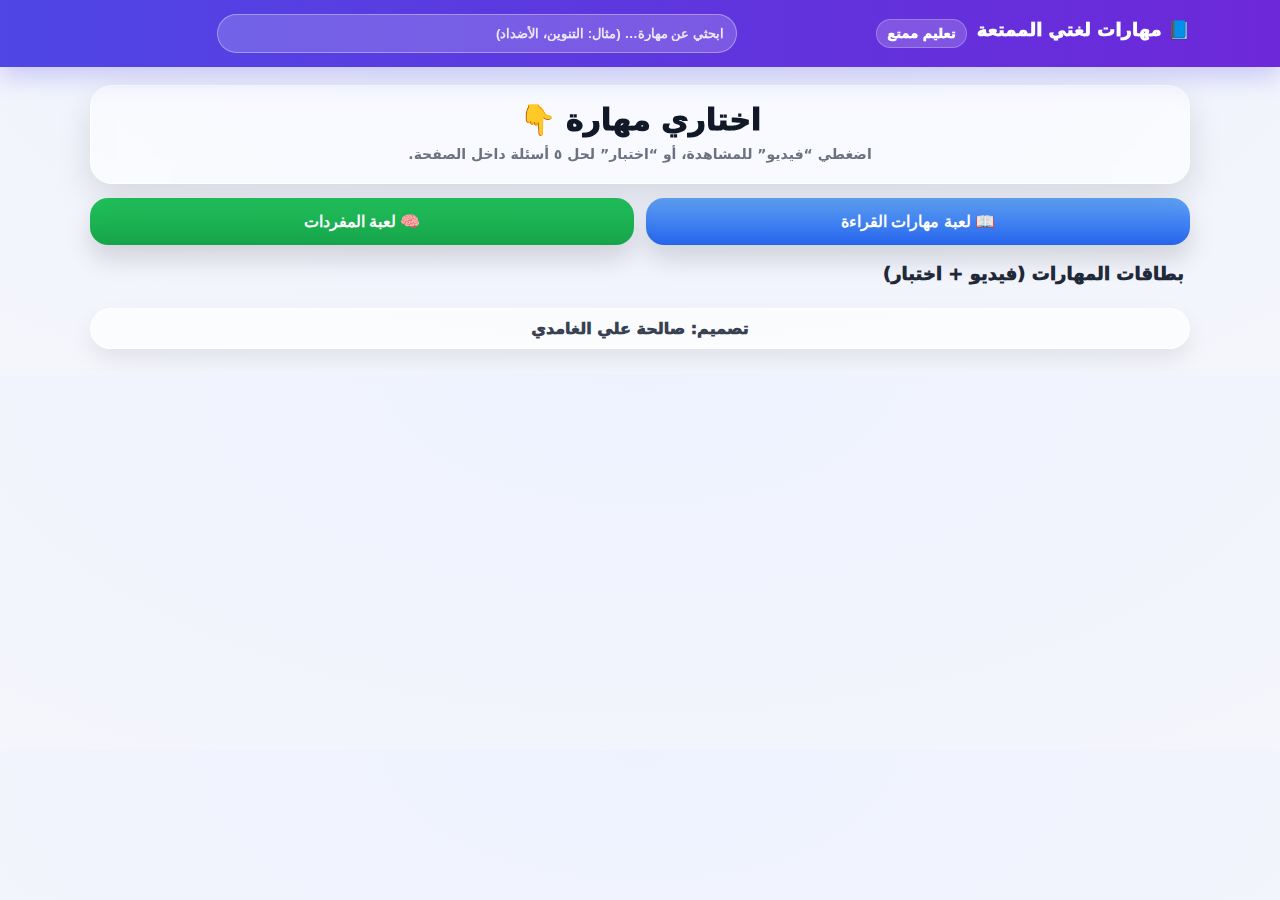
<file: index.html>
<!DOCTYPE html>
<html lang="ar" dir="rtl">
<head>
<meta charset="UTF-8" />
<meta name="viewport" content="width=device-width, initial-scale=1" />
<title>مهارات لغتي الممتعة</title>

<style>
  :root{
    --bg1:#f6f7fb; --bg2:#eef2ff; --card:#fff; --ink:#111827; --muted:#6b7280;
    --brand:#4f46e5; --brand2:#6d28d9; --green:#16a34a; --shadow: rgba(0,0,0,.12);
  }
  *{ box-sizing:border-box; }
  body{
    margin:0;
    font-family:"Cairo","Tajawal",system-ui,-apple-system,"Segoe UI",Arial,sans-serif;
    background: radial-gradient(1200px 600px at 50% 0%, var(--bg2), var(--bg1));
    color:var(--ink);
  }

  .topbar{
    position:sticky; top:0; z-index:50;
    background: linear-gradient(90deg, var(--brand), var(--brand2));
    color:#fff; padding:14px;
    box-shadow: 0 10px 25px rgba(79,70,229,.25);
  }
  .topbar .row{
    width:min(1100px,94vw); margin:0 auto;
    display:flex; align-items:center; justify-content:space-between; gap:12px;
  }
  .brandTitle{ font-weight:1000; font-size:18px; display:flex; gap:10px; white-space:nowrap; }
  .badge{
    background: rgba(255,255,255,.18);
    border:1px solid rgba(255,255,255,.25);
    padding:6px 10px; border-radius:999px; font-weight:1000; font-size:13px;
  }
  .search{ flex:1; display:flex; justify-content:center; }
  .search input{
    width:min(520px, 100%);
    padding:11px 12px;
    border-radius:999px;
    border:1px solid rgba(255,255,255,.35);
    outline:none;
    background: rgba(255,255,255,.18);
    color:#fff; font-weight:900;
  }
  .search input::placeholder{ color: rgba(255,255,255,.85); font-weight:900; }

  .wrap{ width:min(1100px,94vw); margin:18px auto 26px; }

  .hero{
    background: rgba(255,255,255,.55);
    border:1px solid rgba(255,255,255,.75);
    border-radius:22px;
    padding:16px 14px;
    box-shadow: 0 14px 36px var(--shadow);
    backdrop-filter: blur(10px);
  }
  .hero h1{ margin:0 0 6px; text-align:center; font-size:clamp(20px,2.7vw,30px); font-weight:1000; }
  .hero p{ margin:0; text-align:center; color:var(--muted); font-weight:900; line-height:1.7; font-size:14px; }

  /* قسم الألعاب الكبيرة */
  .games{
    margin-top:14px;
    display:grid;
    grid-template-columns: 1fr 1fr;
    gap:12px;
  }
  .gameBtn{
    border:0;
    border-radius:18px;
    padding:14px 14px;
    cursor:pointer;
    font-weight:1000;
    font-size:16px;
    color:#fff;
    box-shadow: 0 14px 26px rgba(0,0,0,.14);
    display:flex;
    align-items:center;
    justify-content:center;
    gap:10px;
  }
  .gameBtn:active{ transform: translateY(1px); }
  .game1{ background: linear-gradient(180deg, #22c55e, #16a34a); }
  .game2{ background: linear-gradient(180deg, #60a5fa, #2563eb); }

  .skillsTitle{
    margin:18px 6px 8px;
    font-weight:1000;
    font-size:18px;
    color:#1f2937;
  }

  .skills{
    display:grid;
    grid-template-columns: repeat(auto-fit, minmax(230px,1fr));
    gap:16px;
  }
  .card{
    background: var(--card);
    border-radius:20px;
    padding:12px;
    box-shadow:0 10px 28px rgba(0,0,0,.11);
    border:1px solid rgba(0,0,0,.05);
    overflow:hidden;
  }
  .thumb{
    border-radius:16px;
    overflow:hidden;
    border:1px solid rgba(0,0,0,.06);
    background:#f3f4f6;
    aspect-ratio: 16/10;
  }
  .thumb img{ width:100%; height:100%; object-fit:cover; display:block; }
  .meta{ padding-top:10px; display:flex; justify-content:space-between; gap:10px; }
  .meta h3{ margin:0; font-size:16px; font-weight:1000; line-height:1.4; }
  .tag{
    background: rgba(79,70,229,.10);
    border:1px solid rgba(79,70,229,.20);
    color: var(--brand);
    padding:6px 10px;
    border-radius:999px;
    font-weight:1000;
    font-size:12px;
    white-space:nowrap;
  }
  .btns{ margin-top:10px; display:grid; grid-template-columns: 1fr 1fr; gap:10px; }
  .btn{
    border:0; border-radius:14px; padding:10px; font-weight:1000; cursor:pointer;
  }
  .video{ background: linear-gradient(180deg, #5b57ff, var(--brand)); color:#fff; }
  .quiz{ background: linear-gradient(180deg, #22c55e, var(--green)); color:#fff; }

  .credit{
    margin-top:16px;
    text-align:center;
    color:#374151;
    font-weight:1000;
    background: rgba(255,255,255,.65);
    border:1px solid rgba(255,255,255,.9);
    padding:10px 12px;
    border-radius:999px;
    box-shadow: 0 10px 22px rgba(0,0,0,.08);
  }

  /* نافذة الاختبار */
  .overlay{
    position:fixed; inset:0;
    background: rgba(17,24,39,.45);
    display:none;
    align-items:center; justify-content:center;
    padding:16px; z-index:999;
  }
  .overlay.show{ display:flex; }
  .modal{
    width:min(720px, 96vw);
    background:#fff;
    border-radius:22px;
    box-shadow: 0 20px 60px rgba(0,0,0,.25);
    overflow:hidden;
    border: 4px solid rgba(79,70,229,.22);
  }
  .modalHeader{
    background: linear-gradient(90deg, var(--brand), var(--brand2));
    color:#fff; padding:12px 14px;
    font-weight:1000; display:flex; justify-content:space-between; align-items:center; gap:10px;
  }
  .closeBtn{
    border:0; background: rgba(255,255,255,.18);
    color:#fff; padding:8px 10px; border-radius:12px; font-weight:1000; cursor:pointer;
  }
  .modalBody{ padding:14px; }
  .qBox{ background:#f9fafb; border:1px solid rgba(0,0,0,.06); border-radius:16px; padding:12px; }
  .qTitle{ margin:0 0 10px; font-weight:1000; line-height:1.7; }
  .opts{ display:grid; gap:10px; }
  .opt{
    border:0; padding:12px; border-radius:14px; font-weight:1000; cursor:pointer;
    background: linear-gradient(180deg, #2b86ff, #1e74e6);
    color:#fff;
  }
  .opt.good{ background: linear-gradient(180deg, #7cffb2, #55f09d); color:#0b5a2f; }
  .opt.bad{ background: linear-gradient(180deg, #ff7c9a, #ff5f86); color:#7a0f25; }
  .opt.disabled{ pointer-events:none; opacity:.98; }

  .progressRow{
    display:flex; justify-content:space-between; gap:10px; margin-top:12px;
    color:#374151; font-weight:1000;
  }
  .small{ font-size:13px; color:#6b7280; font-weight:900; margin-top:8px; text-align:center; }

  @media (max-width:520px){
    .btns{ grid-template-columns:1fr; }
    .games{ grid-template-columns:1fr; }
  }
</style>
</head>

<body>
  <div class="topbar">
    <div class="row">
      <div class="brandTitle">📘 مهارات لغتي الممتعة <span class="badge">تعليم ممتع</span></div>
      <div class="search">
        <input id="searchInput" type="search" placeholder="ابحثي عن مهارة… (مثال: التنوين، الأضداد)" />
      </div>
    </div>
  </div>

  <div class="wrap">
    <div class="hero">
      <h1>اختاري مهارة 👇</h1>
      <p>اضغطي “فيديو” للمشاهدة، أو “اختبار” لحل ٥ أسئلة داخل الصفحة.</p>
    </div>

    <!-- زرّان للعبتين بدون لمس ملفاتهم -->
    <div class="games">
      <button class="gameBtn game2" type="button" onclick="location.href='reading_skills_game.html'">
        📖 لعبة مهارات القراءة
      </button>
      <button class="gameBtn game1" type="button" onclick="location.href='vocab_game.html'">
        🧠 لعبة المفردات
      </button>
    </div>

    <div class="skillsTitle">بطاقات المهارات (فيديو + اختبار)</div>
    <div class="skills" id="skillsGrid"></div>

    <div class="credit">تصميم: صالحة علي الغامدي</div>
  </div>

  <!-- نافذة الاختبار -->
  <div class="overlay" id="overlay" aria-hidden="true">
    <div class="modal" role="dialog" aria-modal="true">
      <div class="modalHeader">
        <div id="quizTitle">اختبار</div>
        <button class="closeBtn" type="button" onclick="closeQuiz()">✖ إغلاق</button>
      </div>
      <div class="modalBody">
        <div class="qBox">
          <p class="qTitle" id="qText">—</p>
          <div class="opts" id="opts"></div>
        </div>
        <div class="progressRow">
          <div>السؤال: <span id="qIdx">1</span>/5</div>
          <div>النتيجة: ✅ <span id="ok">0</span> | ❌ <span id="bad">0</span></div>
        </div>
        <div class="small">تنتقل الأسئلة تلقائيًا بعد اختيار الإجابة.</div>
      </div>
    </div>
  </div>

<script>
document.addEventListener("DOMContentLoaded", () => {

  const SKILLS = [
    { id:"word_types", title:"أنواع الكلمة", img:"images/skill_word_types.png",
      videos:["https://youtu.be/CvTvx1TRYw4?feature=shared"],
      quiz:[
        {q:"أيُّ الكلماتِ اسم؟", a:"كتابٌ", w:["يكتبُ","جميلٌ","فوقَ"]},
        {q:"أيُّ الكلماتِ فعل؟", a:"يقرأُ", w:["قلمٌ","حديقةٌ","تحتَ"]},
        {q:"أيُّ الكلماتِ حرف؟", a:"إلى", w:["طالبٌ","يلعبُ","سريعٌ"]},
        {q:"«ذهبتُ إلى المدرسةِ» كلمة «إلى» نوعها:", a:"حرف", w:["اسم","فعل","صفة"]},
        {q:"«قرأَ أحمدُ قصةً» كلمة «قرأَ» نوعها:", a:"فعل", w:["اسم","حرف","ظرف"]},
      ]
    },
    { id:"verb_types", title:"أنواع الفعل", img:"images/skill_verb-types.png",
      videos:["https://youtu.be/-fNt_5kOvIs?feature=shared"],
      quiz:[
        {q:"أيُّ الأفعالِ ماضٍ؟", a:"كتبَ", w:["يكتبُ","اكتبْ","يكتبون"]},
        {q:"أيُّ الأفعالِ مضارع؟", a:"يلعبُ", w:["لعبَ","العبْ","لعبوا"]},
        {q:"أيُّ الأفعالِ أمر؟", a:"اقرأْ", w:["قرأَ","يقرأُ","قرأتُ"]},
        {q:"«سافرَ خالدٌ» الفعل نوعه:", a:"ماضٍ", w:["مضارع","أمر","اسم"]},
        {q:"«يذهبُ الطالبُ» الفعل نوعه:", a:"مضارع", w:["ماضٍ","أمر","حرف"]},
      ]
    },
    { id:"title", title:"العنوان المناسب", img:"images/skill_title.png",
      videos:["https://youtu.be/KWRbbfoP20c?feature=shared","https://youtu.be/ZA0fn1a7VUg?feature=shared"],
      quiz:[
        {q:"نص عن ترشيد الماء… ما العنوان الأنسب؟", a:"ترشيدُ الماء", w:["رحلةٌ إلى البحر","لعبةٌ جديدة","طقسٌ جميل"]},
        {q:"نص عن القراءة… العنوان:", a:"صديقي الكتاب", w:["يومٌ ممطر","في الملعب","أطعمةٌ لذيذة"]},
        {q:"نص عن التعاون… العنوان:", a:"التعاونُ سرُّ النجاح", w:["البيت الكبير","قصة الأسد","الهواء النظيف"]},
        {q:"نص عن الصدق… العنوان:", a:"الصدقُ نجاة", w:["الألوان الزاهية","الرياضة مفيدة","الطعام الصحي"]},
        {q:"نص عن النوم المبكر… العنوان:", a:"فوائد النوم المبكر", w:["رحلة الشتاء","مغامرة في الغابة","ألعاب المدرسة"]},
      ]
    },
    { id:"tanween", title:"التنوين", img:"images/skill_tanween.png",
      videos:["https://youtu.be/U3D7_jGq5NA?feature=shared"],
      quiz:[
        {q:"اختر كلمة فيها تنوين فتح:", a:"كتابًا", w:["كتابٌ","كتابٍ","كتاب"]},
        {q:"اختر كلمة فيها تنوين ضم:", a:"قلمٌ", w:["قلمًا","قلمٍ","قلم"]},
        {q:"اختر كلمة فيها تنوين كسر:", a:"بيتٍ", w:["بيتٌ","بيتًا","بيت"]},
        {q:"علامة تنوين الضم:", a:"( ٌ )", w:["( ً )","( ٍ )","( ـ )"]},
        {q:"علامة تنوين الكسر:", a:"( ٍ )", w:["( ٌ )","( ً )","( ـ )"]},
      ]
    },
    { id:"tafdeel", title:"أسلوب التفضيل", img:"images/skill_tafdeel.png",
      videos:["https://youtu.be/pl5BGnN-Cdc?feature=shared"],
      quiz:[
        {q:"اختر اسم تفضيل:", a:"أكبر", w:["كبير","كتب","على"]},
        {q:"«هذا الطريقُ … من ذاك»", a:"أقصرُ", w:["قصيرٌ","يقصرُ","قصرٌ"]},
        {q:"اسم التفضيل غالبًا على وزن:", a:"أفعل", w:["فاعل","مفعول","فعيل"]},
        {q:"«أذكى» هي:", a:"اسم تفضيل", w:["اسم فاعل","فعل","حرف"]},
        {q:"جملة فيها تفضيل:", a:"القراءةُ أفضلُ من اللعبِ الكثير", w:["قرأتُ قصةً","الطلابُ في الفصل","هذا كتابٌ جديد"]},
      ]
    },
    { id:"synonyms", title:"المرادفات", img:"images/skill_synonyms.png",
      videos:["https://youtu.be/Ue9sNE6oF98?feature=shared"],
      quiz:[
        {q:"مرادف (سعيد):", a:"فرِح", w:["حزين","غاضب","متعب"]},
        {q:"مرادف (سريع):", a:"عَجول", w:["ثقيل","بطيء","قليل"]},
        {q:"مرادف (كبير):", a:"عظيم", w:["صغير","قصير","ضعيف"]},
        {q:"مرادف (نظيف):", a:"طاهر", w:["متسخ","قديم","حار"]},
        {q:"مرادف (يقرأ):", a:"يطالع", w:["يرسم","يلعب","ينام"]},
      ]
    },
    { id:"antonyms", title:"الأضداد", img:"images/skill_antonyms.png",
      videos:["https://youtu.be/kqTJtHz8U-Y?feature=shared"],
      quiz:[
        {q:"ضد (كبير):", a:"صغير", w:["عظيم","قوي","طويل"]},
        {q:"ضد (سعيد):", a:"حزين", w:["فرح","مبتسم","مسرور"]},
        {q:"ضد (سريع):", a:"بطيء", w:["خفيف","قريب","سهل"]},
        {q:"ضد (نظيف):", a:"متسخ", w:["جميل","جديد","أبيض"]},
        {q:"ضد (قريب):", a:"بعيد", w:["سريع","قصير","واضح"]},
      ]
    },
    { id:"main_idea", title:"الفكرة الرئيسة", img:"images/skill_main_idea.png",
      videos:["https://youtu.be/jhuaaQjiZIs?feature=shared"],
      quiz:[
        {q:"نص يحث على النظافة… الفكرة:", a:"أهمية النظافة", w:["وصف البحر","رحلة سفر","أطعمة لذيذة"]},
        {q:"نص عن ترشيد الكهرباء… الفكرة:", a:"توفير الطاقة", w:["ألعاب الحاسوب","تلوين الصور","القراءة في الليل"]},
        {q:"نص عن الصدق… الفكرة:", a:"الصدق خلق حسن", w:["الرياضة ممتعة","الحديقة جميلة","الثلج بارد"]},
        {q:"نص عن النوم المبكر… الفكرة:", a:"النوم المبكر مفيد", w:["السهر جميل","الطعام مفيد","اللعب أفضل"]},
        {q:"نص عن التعاون… الفكرة:", a:"التعاون ينجح العمل", w:["الكسل أفضل","الضحك كثير","السفر ممتع"]},
      ]
    },
  ];

  const grid = document.getElementById("skillsGrid");
  const searchInput = document.getElementById("searchInput");

  function buildCards(list){
    grid.innerHTML = "";
    list.forEach(s=>{
      const card = document.createElement("div");
      card.className = "card";
      card.innerHTML = `
        <div class="thumb">
          <img src="${s.img}" alt="${s.title}" onerror="this.style.display='none'">
        </div>
        <div class="meta">
          <h3>${s.title}</h3>
          <div class="tag">5 أسئلة</div>
        </div>
        <div class="btns">
          <button class="btn video" type="button" onclick="openVideo('${s.videos[0]}')">🎬 فيديو</button>
          <button class="btn quiz" type="button" onclick="startQuiz('${s.id}')">📝 اختبار</button>
        </div>
      `;
      grid.appendChild(card);
    });
  }

  buildCards(SKILLS);

  searchInput.addEventListener("input", ()=>{
    const q = (searchInput.value||"").trim().toLowerCase();
    buildCards(SKILLS.filter(s => s.title.toLowerCase().includes(q)));
  });

  window.openVideo = (url)=> window.open(url,'_blank');

  // اختبار
  const overlay = document.getElementById("overlay");
  const quizTitle = document.getElementById("quizTitle");
  const qText = document.getElementById("qText");
  const optsEl = document.getElementById("opts");
  const qIdxEl = document.getElementById("qIdx");
  const okEl = document.getElementById("ok");
  const badEl = document.getElementById("bad");

  let quizSkill=null, qIndex=0, ok=0, bad=0, locked=false;

  function shuffle(arr){
    const a = arr.slice();
    for(let i=a.length-1;i>0;i--){
      const j = Math.floor(Math.random()*(i+1));
      [a[i],a[j]]=[a[j],a[i]];
    }
    return a;
  }

  window.startQuiz = (skillId)=>{
    quizSkill = SKILLS.find(s=>s.id===skillId);
    if(!quizSkill) return;
    qIndex=0; ok=0; bad=0;
    okEl.textContent="0"; badEl.textContent="0";
    quizTitle.textContent = "اختبار: " + quizSkill.title;
    overlay.classList.add("show");
    overlay.setAttribute("aria-hidden","false");
    renderQuestion();
  };

  function renderQuestion(){
    locked=false;
    const item = quizSkill.quiz[qIndex];
    qIdxEl.textContent = String(qIndex+1);
    qText.textContent = item.q;
    const options = shuffle([item.a, ...item.w]).slice(0,4);
    optsEl.innerHTML="";
    options.forEach(opt=>{
      const b=document.createElement("button");
      b.className="opt";
      b.type="button";
      b.textContent=opt;
      b.addEventListener("click", ()=>choose(opt, item.a));
      optsEl.appendChild(b);
    });
  }

  function choose(chosen, correct){
    if(locked) return;
    locked=true;
    const btns=[...optsEl.children];
    btns.forEach(b=>b.classList.add("disabled"));

    const isOk = chosen.trim()===correct.trim();
    btns.forEach(b=>{
      if(b.textContent.trim()===correct.trim()) b.classList.add("good");
      if(b.textContent.trim()===chosen.trim() && !isOk) b.classList.add("bad");
    });

    if(isOk){ ok++; okEl.textContent=String(ok); }
    else { bad++; badEl.textContent=String(bad); }

    setTimeout(()=>{
      qIndex++;
      if(qIndex>=5){
        qText.textContent = انتهى الاختبار ✅\nنتيجتك: ${ok}/5;
        optsEl.innerHTML = `
          <button class="opt good" type="button" onclick="startQuiz('${quizSkill.id}')">🔁 إعادة الاختبار</button>
          <button class="opt" type="button" onclick="closeQuiz()">⬅ رجوع</button>
        `;
        qIdxEl.textContent="5";
        return;
      }
      renderQuestion();
    }, 650);
  }

  window.closeQuiz = ()=>{
    overlay.classList.remove("show");
    overlay.setAttribute("aria-hidden","true");
    quizSkill=null;
  };

  overlay.addEventListener("click",(e)=>{ if(e.target===overlay) closeQuiz(); });

});
</script>
</body>
</html>
</file>
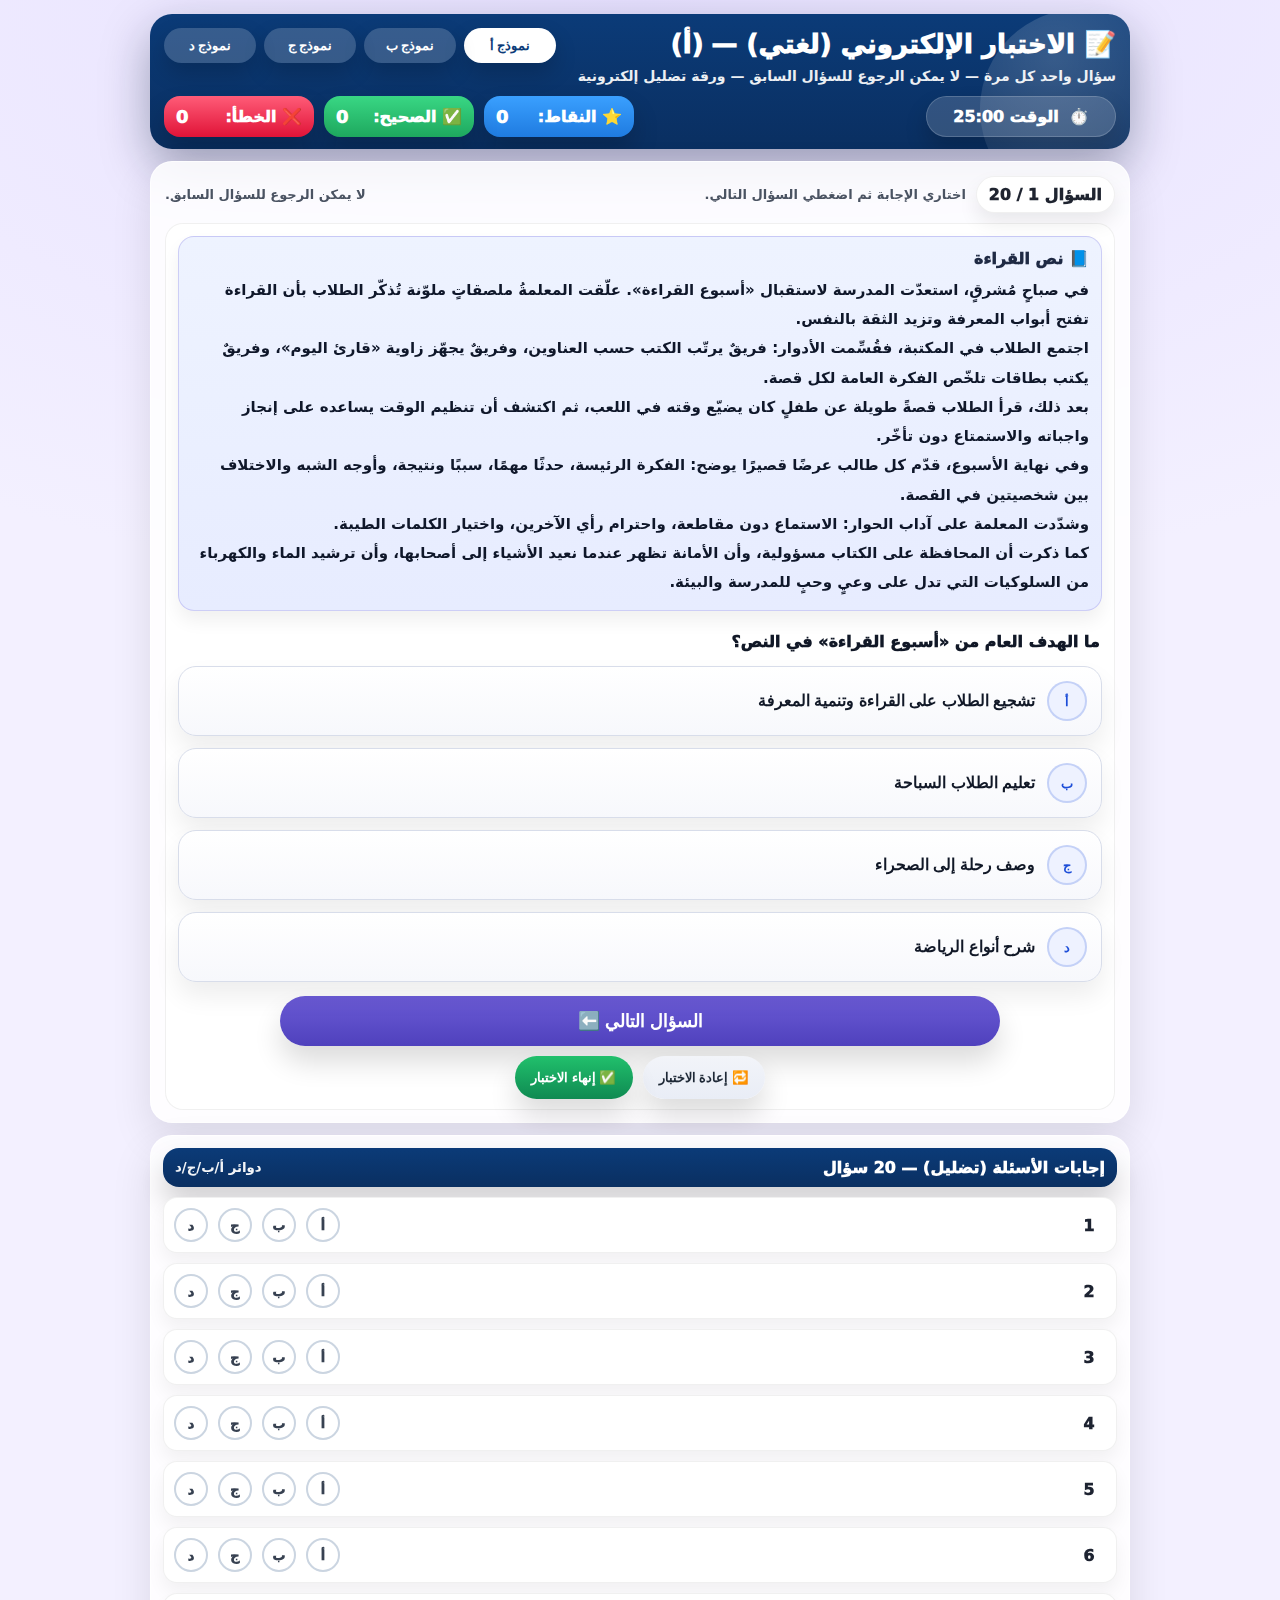
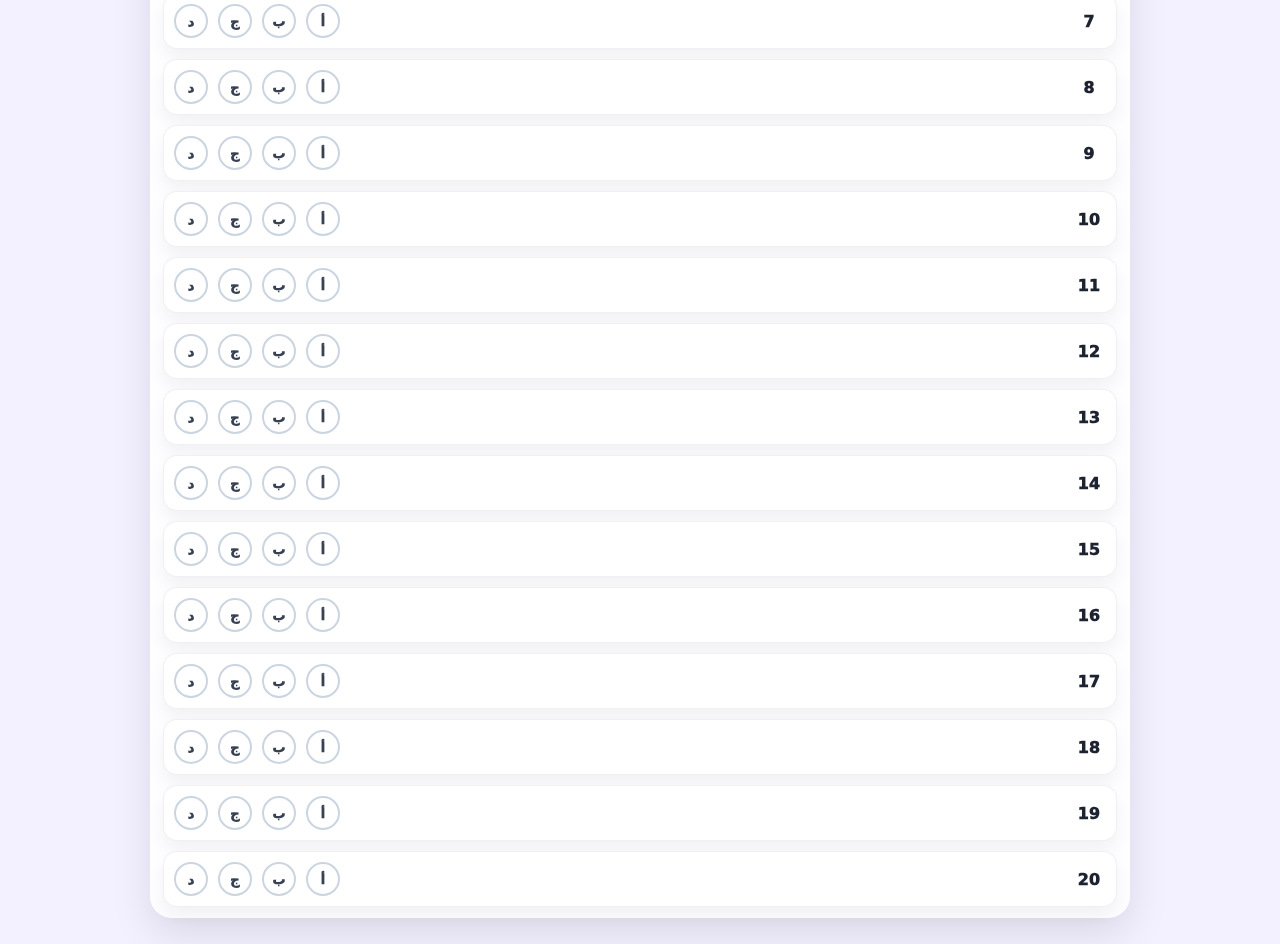
<file: exam.html>
<!DOCTYPE html>
<html lang="ar" dir="rtl">
<head>
  <meta charset="UTF-8" />
  <meta name="viewport" content="width=device-width, initial-scale=1" />
  <title>الاختبار الإلكتروني (لغتي) — ٤ نماذج</title>

  <style>
    :root{
      --bg1:#f3f0ff;
      --bg2:#e7e1ff;
      --ink:#1f2430;

      --card:#ffffffd9;
      --card2:#ffffff;

      --nav:#0b3b78;
      --nav2:#0a2f61;

      --ok:#25c06d;
      --bad:#ff3b5c;

      --shadow: rgba(0,0,0,.12);
      --softShadow: rgba(0,0,0,.10);

      --pick:#5b4fd6;
      --pick2:#473db8;

      --optBg:#f7f8fc;
      --optBorder:#d8ddea;

      --ring:#cbd5e1;

      /* ✅ جديد: لون خلفية النص مختلف عن خلفية الأسئلة */
      --passageBg1:#eef3ff;
      --passageBg2:#e7ecff;
      --passageBorder: rgba(91,79,214,.22);
    }

    *{ box-sizing:border-box; }
    body{
      margin:0;
      min-height:100vh;
      font-family: "Cairo","Tajawal", system-ui, -apple-system, "Segoe UI", Arial, sans-serif;
      color:var(--ink);
      background: radial-gradient(1200px 600px at 50% 0%, var(--bg2), var(--bg1));
      display:flex;
      justify-content:center;
      padding:14px 10px 26px;
    }

    .wrap{
      width:min(980px, 96vw);
      display:flex;
      flex-direction:column;
      gap:12px;
    }

    /* ===== Top Panel ===== */
    .panel{
      background: linear-gradient(180deg, var(--nav), var(--nav2));
      color:#fff;
      border-radius:22px;
      padding:14px 14px 12px;
      box-shadow: 0 18px 48px rgba(7, 21, 46, .35);
      position:relative;
      overflow:hidden;
    }
    .panel::before{
      content:"";
      position:absolute; inset:auto -50px -60px auto;
      width:200px; height:200px;
      background: radial-gradient(circle at 30% 30%, rgba(255,255,255,.18), rgba(255,255,255,0));
      border-radius:999px;
      transform: rotate(18deg);
      pointer-events:none;
    }

    .panelTop{
      display:flex;
      gap:10px;
      align-items:flex-start;
      justify-content:space-between;
      flex-wrap:wrap;
    }

    .panelTitle{
      font-weight:1000;
      font-size:clamp(18px, 2.9vw, 26px);
      line-height:1.3;
      margin:0;
      display:flex;
      align-items:center;
      gap:8px;
    }
    .panelSub{
      margin:6px 0 0;
      opacity:.92;
      font-weight:800;
      font-size:clamp(12px, 2.2vw, 14px);
    }

    .models{
      display:flex;
      gap:8px;
      flex-wrap:wrap;
      align-items:center;
      justify-content:flex-end;
    }
    .modelBtn{
      border:0;
      border-radius:999px;
      padding:10px 14px;
      font-weight:1000;
      cursor:pointer;
      background: rgba(255,255,255,.18);
      color:#fff;
      box-shadow: 0 10px 22px rgba(0,0,0,.18);
      transition: transform .12s ease, filter .12s ease, background .12s ease;
      min-width:92px;
      text-align:center;
    }
    .modelBtn:hover{ transform: translateY(-1px); filter:brightness(1.03); }
    .modelBtn.active{ background:#fff; color:#0b3b78; }

    .panelMid{
      margin-top:12px;
      display:flex;
      gap:10px;
      flex-wrap:wrap;
      align-items:center;
      justify-content:space-between;
    }

    .timerPill{
      display:flex;
      align-items:center;
      gap:10px;
      background: rgba(255,255,255,.16);
      border: 1px solid rgba(255,255,255,.18);
      padding:10px 14px;
      border-radius:999px;
      font-weight:1000;
      box-shadow: 0 12px 22px rgba(0,0,0,.18);
      min-width:190px;
      justify-content:center;
    }
    .timerText{ font-size:16px; letter-spacing:.3px; }

    .stats{
      display:flex;
      gap:10px;
      flex-wrap:wrap;
      align-items:center;
      justify-content:flex-start;
    }
    .stat{
      min-width:150px;
      border-radius:16px;
      padding:10px 12px;
      color:#fff;
      font-weight:1000;
      box-shadow: 0 14px 26px rgba(0,0,0,.18);
      display:flex;
      align-items:center;
      justify-content:space-between;
      gap:10px;
    }
    .stat .val{ font-size:18px; }
    .statPts{ background: linear-gradient(180deg, #3aa0ff, #1f7be0); }
    .statOk{ background: linear-gradient(180deg, #39d784, #1ea85e); }
    .statBad{ background: linear-gradient(180deg, #ff5c78, #e01337); }

    /* ===== Question Card ===== */
    .card{
      background: var(--card);
      border: 1px solid rgba(255,255,255,.75);
      border-radius:22px;
      padding:14px 14px 12px;
      box-shadow: 0 16px 40px rgba(0,0,0,.10);
      backdrop-filter: blur(10px);
    }

    .qHeader{
      display:flex;
      gap:10px;
      align-items:center;
      justify-content:space-between;
      flex-wrap:wrap;
      margin-bottom:10px;
    }
    .qInfo{
      display:flex;
      gap:10px;
      align-items:center;
      flex-wrap:wrap;
    }
    .qNo{
      background: #fff;
      border:1px solid rgba(0,0,0,.06);
      padding:8px 12px;
      border-radius:999px;
      font-weight:1000;
      box-shadow: 0 10px 20px rgba(0,0,0,.08);
    }
    .qHint{
      font-weight:900;
      opacity:.9;
      color:#374151;
      font-size:13px;
    }

    .qBody{
      background: var(--card2);
      border: 1px solid rgba(0,0,0,.06);
      border-radius:18px;
      padding:12px 12px 10px;
      box-shadow: inset 0 0 0 1px rgba(255,255,255,.7);
    }

    /* ✅ خلفية النص مختلفة وواضحة */
    .passage{
      background: linear-gradient(180deg, var(--passageBg1), var(--passageBg2));
      border:1px solid var(--passageBorder);
      padding:12px 12px;
      border-radius:16px;
      margin-bottom:10px;
      box-shadow: 0 10px 18px rgba(0,0,0,.06);
    }
    .passageTitle{
      margin:0 0 8px;
      font-weight:1000;
      color:#1f2a44;
      display:flex;
      align-items:center;
      gap:8px;
    }
    .passageText{
      margin:0;
      line-height:1.95;
      font-weight:900;
      color:#0f172a;
      font-size:15px;
      white-space:pre-line;
    }

    .question{
      margin:0;
      font-weight:1000;
      font-size:16px;
      line-height:1.85;
      color:#111827;
      padding:6px 2px 10px;
      white-space:pre-line;
    }

    /* ===== خيارات الإجابة ===== */
    .options{
      display:flex;
      flex-direction:column;
      gap:12px;
    }

    .opt{
      border:1px solid var(--optBorder);
      background: linear-gradient(180deg, #ffffff, var(--optBg));
      border-radius:18px;
      padding:14px 14px;
      cursor:pointer;
      font-weight:1000;
      box-shadow: 0 14px 26px rgba(0,0,0,.07);
      display:flex;
      align-items:center;
      justify-content:space-between;
      gap:12px;
      transition: transform .10s ease, border-color .12s ease, box-shadow .12s ease, background .12s ease;
      position:relative;
      overflow:hidden;
    }
    .opt:hover{ transform: translateY(-1px); }
    .opt:active{ transform: translateY(0); }

    .badge{
      width:40px; height:40px;
      border-radius:999px;
      display:flex;
      align-items:center;
      justify-content:center;
      font-weight:1000;
      background:#eef2ff;
      color:#1d4ed8;
      border:2px solid rgba(29,78,216,.20);
      flex: 0 0 auto;
      position:relative;
    }

    .optText{
      flex:1;
      text-align:right;
      font-size:16px;
      color:#111827;
      line-height:1.6;
    }

    .opt.chosen{
      border-color: rgba(91,79,214,.70);
      box-shadow: 0 18px 34px rgba(91,79,214,.18);
      background: linear-gradient(180deg, #ffffff, #f1efff);
    }
    .opt.chosen .badge{
      background: linear-gradient(180deg, var(--pick), var(--pick2));
      color:#fff;
      border-color: rgba(255,255,255,.55);
      box-shadow: 0 12px 24px rgba(91,79,214,.30);
    }
    .opt.chosen .badge::after{
      content:"✓";
      position:absolute;
      left:-6px;
      top:-6px;
      width:18px; height:18px;
      border-radius:999px;
      background:#22c55e;
      color:#fff;
      display:flex;
      align-items:center;
      justify-content:center;
      font-size:12px;
      border:2px solid #fff;
      box-shadow: 0 8px 16px rgba(0,0,0,.18);
    }
    .opt.disabled{ pointer-events:none; opacity:1; }

    /* ===== زر التالي ===== */
    .navUnder{
      margin-top:14px;
      display:flex;
      justify-content:center;
      align-items:center;
    }
    .btn{
      border:0;
      border-radius:999px;
      padding:14px 16px;
      font-weight:1000;
      cursor:pointer;
      box-shadow: 0 16px 28px rgba(0,0,0,.14);
      transition: transform .12s ease, filter .12s ease;
      display:inline-flex;
      align-items:center;
      justify-content:center;
      gap:10px;
      user-select:none;
    }
    .btn:hover{ transform: translateY(-1px); filter:brightness(1.02); }
    .btn:active{ transform: translateY(0); }

    .btnNext{
      width:min(720px, 100%);
      background: linear-gradient(180deg, #6b5bd6, #4f41bd);
      color:#fff;
      font-size:18px;
    }
    .btnRow{
      margin-top:10px;
      display:flex;
      gap:10px;
      justify-content:center;
      flex-wrap:wrap;
    }
    .btnReset{
      background: linear-gradient(180deg, #f2f4f9, #e9edf6);
      color:#1f2937;
    }
    .btnFinish{
      background: linear-gradient(180deg, #21c06c, #0f8a52);
      color:#fff;
    }

    /* ===== ورقة التضليل (✅ عمود واحد + تضليل كامل الدائرة) ===== */
    .sheet{
      background: var(--card);
      border: 1px solid rgba(255,255,255,.75);
      border-radius:22px;
      padding:12px 12px 10px;
      box-shadow: 0 16px 40px rgba(0,0,0,.10);
      backdrop-filter: blur(10px);
    }
    .sheetHead{
      background: linear-gradient(180deg, #0b3b78, #0a2f61);
      color:#fff;
      border-radius:16px;
      padding:10px 12px;
      font-weight:1000;
      display:flex;
      align-items:center;
      justify-content:space-between;
      gap:10px;
      box-shadow: 0 16px 28px rgba(0,0,0,.18);
    }
    .sheetHead small{ opacity:.95; font-weight:900; }

    /* ✅ مثل أول تصميم: 1 ثم 2 ثم 3 ... (عمود واحد) */
    .sheetGrid{
      margin-top:10px;
      display:grid;
      grid-template-columns: 1fr;
      gap:10px;
    }

    .row{
      background:#fff;
      border:1px solid rgba(0,0,0,.06);
      border-radius:14px;
      padding:10px 10px;
      display:flex;
      align-items:center;
      justify-content:space-between;
      gap:10px;
      box-shadow: 0 10px 18px rgba(0,0,0,.05);
    }
    .rowNo{
      width:34px;
      text-align:center;
      font-weight:1000;
      color:#111827;
      opacity:.95;
      flex:0 0 auto;
    }
    .bubbles{
      display:flex;
      gap:10px;
      align-items:center;
      justify-content:flex-start;
      flex-wrap:nowrap;
    }

    /* ✅ الدائرة */
    .bubble{
      width:34px; height:34px;
      border-radius:999px;
      border: 2px solid var(--ring);
      background:#fff;
      display:flex;
      align-items:center;
      justify-content:center;
      font-size:13px;
      font-weight:1000;
      color:#374151;
      cursor:pointer;
      transition: transform .10s ease, border-color .10s ease, background .10s ease, box-shadow .10s ease;
      user-select:none;
    }
    .bubble:hover{ transform: translateY(-1px); }

    /* ✅ التضليل الكامل: تعبئة 100% */
    .bubble.on{
      border-color: rgba(91,79,214,.65);
      background: linear-gradient(180deg, var(--pick), var(--pick2));
      color:#fff;
      box-shadow: 0 14px 24px rgba(91,79,214,.25);
    }

    .row.locked .bubble{ cursor:default; opacity:.98; }
    .row.locked .bubble:hover{ transform:none; }

    /* ===== Results Modal ===== */
    .overlay{
      position:fixed;
      inset:0;
      background: rgba(15, 23, 42, 0.55);
      display:none;
      align-items:center;
      justify-content:center;
      padding:14px;
      z-index:9999;
    }
    .overlay.show{ display:flex; }

    .modal{
      width:min(720px, 96vw);
      background:#fff;
      border-radius:22px;
      box-shadow: 0 24px 60px rgba(0,0,0,.35);
      overflow:hidden;
      border: 3px solid rgba(107,91,214,.35);
    }
    .modalHead{
      background: linear-gradient(180deg, #6b5bd6, #4f41bd);
      color:#fff;
      padding:12px 14px;
      font-weight:1000;
      display:flex;
      justify-content:space-between;
      align-items:center;
      gap:10px;
    }
    .modalBody{ padding:14px; }
    .modalP{
      margin:0 0 10px;
      font-weight:1000;
      color:#111827;
      line-height:1.8;
      white-space:pre-line;
    }
    .modalBtns{
      display:flex;
      gap:10px;
      flex-wrap:wrap;
      justify-content:center;
      padding:0 14px 14px;
    }
    .btnClose{
      background: linear-gradient(180deg, #f2f4f9, #e9edf6);
      color:#1f2937;
    }
    .btnRestart{
      background: linear-gradient(180deg, #21c06c, #0f8a52);
      color:#fff;
    }

    @media (max-width:520px){
      .stat{ min-width: 145px; }
      .timerPill{ min-width: 180px; }
      .optText{ font-size:16px; }
      .btnNext{ font-size:18px; }
      .passageText{ font-size:14.5px; }
      .question{ font-size:16px; }
      .badge{ width:42px; height:42px; }
      .bubble{ width:36px; height:36px; font-size:14px; }
    }
  </style>
</head>

<body>
  <div class="wrap">

    <section class="panel" aria-label="لوحة التحكم">
      <div class="panelTop">
        <div>
          <h1 class="panelTitle">📝 الاختبار الإلكتروني (لغتي) — <span id="modelLabel">(أ)</span></h1>
          <div class="panelSub">سؤال واحد كل مرة — لا يمكن الرجوع للسؤال السابق — ورقة تضليل إلكترونية</div>
        </div>

        <div class="models" role="tablist" aria-label="نماذج الاختبار">
          <button class="modelBtn active" data-model="A" type="button">نموذج أ</button>
          <button class="modelBtn" data-model="B" type="button">نموذج ب</button>
          <button class="modelBtn" data-model="C" type="button">نموذج ج</button>
          <button class="modelBtn" data-model="D" type="button">نموذج د</button>
        </div>
      </div>

      <div class="panelMid">
        <div class="timerPill" title="الوقت">
          <span class="clock">⏱️</span>
          <span class="timerText" id="timerText">الوقت 25:00</span>
        </div>

        <div class="stats" aria-label="الإحصاءات">
          <div class="stat statPts"><span class="lbl">⭐ النقاط:</span><span class="val" id="ptsVal">0</span></div>
          <div class="stat statOk"><span class="lbl">✅ الصحيح:</span><span class="val" id="okVal">0</span></div>
          <div class="stat statBad"><span class="lbl">❌ الخطأ:</span><span class="val" id="badVal">0</span></div>
        </div>
      </div>
    </section>

    <section class="card" aria-label="سؤال الاختبار">
      <div class="qHeader">
        <div class="qInfo">
          <div class="qNo" id="qNo">السؤال 1 / 20</div>
          <div class="qHint">اختاري الإجابة ثم اضغطي <b>السؤال التالي</b>.</div>
        </div>
        <div class="qHint">لا يمكن الرجوع للسؤال السابق.</div>
      </div>

      <div class="qBody">
        <div class="passage">
          <div class="passageTitle">📘 نص القراءة</div>
          <p class="passageText" id="passageText">—</p>
        </div>

        <p class="question" id="questionText">—</p>

        <div class="options" id="options"></div>

        <div class="navUnder">
          <button class="btn btnNext" id="nextBtn" type="button">السؤال التالي ⬅️</button>
        </div>

        <div class="btnRow">
          <button class="btn btnReset" id="resetBtn" type="button">🔁 إعادة الاختبار</button>
          <button class="btn btnFinish" id="finishBtn" type="button">✅ إنهاء الاختبار</button>
        </div>
      </div>
    </section>

    <section class="sheet" aria-label="ورقة التضليل">
      <div class="sheetHead">
        <div>إجابات الأسئلة (تضليل) — 20 سؤال</div>
        <small>دوائر أ/ب/ج/د</small>
      </div>
      <div class="sheetGrid" id="sheetGrid"></div>
    </section>
  </div>

  <div class="overlay" id="overlay" aria-hidden="true">
    <div class="modal" role="dialog" aria-modal="true" aria-label="نتيجة الاختبار">
      <div class="modalHead">
        <div>🎉 النتيجة النهائية</div>
        <div id="finalModel">نموذج —</div>
      </div>
      <div class="modalBody">
        <p class="modalP" id="finalText">—</p>
        <p class="modalP" style="color:#374151; font-weight:900;">
          ملاحظة: ورقة التضليل تظهر اختيارات الطالبة فقط.
        </p>
      </div>
      <div class="modalBtns">
        <button class="btn btnClose" id="closeModalBtn" type="button">إغلاق</button>
        <button class="btn btnRestart" id="restartFromModalBtn" type="button">🔁 إعادة الاختبار</button>
      </div>
    </div>
  </div>

  <script>
    /***********************
     * بيانات الاختبار (4 نماذج × 20 سؤال)
     ***********************/
    const MODELS = {
      A: makeModel(
        "أ",
        `في صباحٍ مُشرقٍ، استعدّت المدرسة لاستقبال «أسبوع القراءة». علّقت المعلمةُ ملصقاتٍ ملوّنة تُذكّر الطلاب بأن القراءة تفتح أبواب المعرفة وتزيد الثقة بالنفس.
اجتمع الطلاب في المكتبة، فقُسِّمت الأدوار: فريقٌ يرتّب الكتب حسب العناوين، وفريقٌ يجهّز زاوية «قارئ اليوم»، وفريقٌ يكتب بطاقات تلخّص الفكرة العامة لكل قصة.
بعد ذلك، قرأ الطلاب قصةً طويلة عن طفلٍ كان يضيّع وقته في اللعب، ثم اكتشف أن تنظيم الوقت يساعده على إنجاز واجباته والاستمتاع دون تأخّر.
وفي نهاية الأسبوع، قدّم كل طالب عرضًا قصيرًا يوضح: الفكرة الرئيسة، حدثًا مهمًا، سببًا ونتيجة، وأوجه الشبه والاختلاف بين شخصيتين في القصة.
وشدّدت المعلمة على آداب الحوار: الاستماع دون مقاطعة، واحترام رأي الآخرين، واختيار الكلمات الطيبة.
كما ذكرت أن المحافظة على الكتاب مسؤولية، وأن الأمانة تظهر عندما نعيد الأشياء إلى أصحابها، وأن ترشيد الماء والكهرباء من السلوكيات التي تدل على وعيٍ وحبٍ للمدرسة والبيئة.`,
        [
          q("ما الهدف العام من «أسبوع القراءة» في النص؟", ["تشجيع الطلاب على القراءة وتنمية المعرفة","تعليم الطلاب السباحة","وصف رحلة إلى الصحراء","شرح أنواع الرياضة"], 0),
          q("أين اجتمع الطلاب في بداية النشاط؟", ["في المقصف","في المكتبة","في الحديقة","في المختبر"], 1),
          q("ما معنى «قُسِّمت الأدوار»؟", ["تجاهلوا العمل","وزّعوا المهام بينهم","خرجوا من المدرسة","ناموا مبكرًا"], 1),
          q("ماذا تعلّم الطفل في القصة التي قرأها الطلاب؟", ["أن تنظيم الوقت يساعده على الإنجاز","أن اللعب أفضل من الدراسة دائمًا","أن القراءة لا فائدة منها","أن التأخر مطلوب"], 0),
          q("ما الفكرة الرئيسة الأقرب للنص؟", ["القراءة والتنظيم وآداب الحوار سلوكيات تعزز التعلم","السفر ممتع في كل وقت","الرياضة أهم من كل شيء","المطر سبب السعادة"], 0),
          q("أي عبارة تدل على آداب الحوار كما وردت؟", ["المقاطعة أثناء الحديث","الاستماع دون مقاطعة","رفع الصوت على الآخرين","السخرية من رأي الزملاء"], 1),
          q("ما نتيجة تنظيم الوقت في القصة؟", ["تأخر عن واجباته","أنجز واجباته واستمتع دون تأخر","ترك المدرسة","نسي كتبه"], 1),
          q("ما السلوك الذي يدل على الأمانة؟", ["إخفاء الأشياء","إعادة الأشياء إلى أصحابها","رمي الكتب","تأخير الواجب"], 1),
          q("أي سلوك يدل على حب المدرسة والبيئة؟", ["هدر الماء والكهرباء","ترشيد الماء والكهرباء","تمزيق الملصقات","تجاهل النظافة"], 1),
          q("ما «زاوية قارئ اليوم» غالبًا؟", ["مكان لعرض الطالب القارئ وتشجيعه","مكان للأكل","مكان للنوم","مكان للعب فقط"], 0),
          q("ما الحدث الأخير في الأسبوع؟", ["سفر الطلاب","قدّم الطلاب عرضًا قصيرًا","انطفأت الأنوار","أغلقت المكتبة دائمًا"], 1),
          q("أي مما يلي «سبب ونتيجة» من النص؟", ["علّقت المعلمة ملصقات ← زادت الثقة", "نظّم الطفل وقته ← أنجز واجباته", "رتّبوا الكتب ← هطل المطر", "كتبوا بطاقات ← تعطلت الحافلة"], 1),
          q("أي خيار يمثل «الكلمات الطيبة»؟", ["شكراً لك","أكرهك","أنت سيئ","لن أساعدك"], 0),
          q("مرادف «مسؤولية» في سياق النص:", ["واجب","لعب","ملل","خوف"], 0),
          q("ضد «يضيّع وقته»:", ["يستثمر وقته","يؤخر وقته","ينسى وقته","يهمل وقته"], 0),
          q("ما وجه الشبه بين فرق الطلاب؟", ["كلهم تعاونوا لإنجاح الأسبوع","كلهم تركوا العمل","كلهم ناموا في المكتبة","كلهم اختلفوا دائمًا"], 0),
          q("ما الاختلاف بين فرق العمل؟", ["كل فريق له مهمة مختلفة","كل فريق نفس المهمة تمامًا","لا يوجد فرق","كل فريق لا يعمل"], 0),
          q("أي جملة مفيدة عن القراءة؟", ["أقرأ القصص المفيدة كل يوم.","في المكتبة.","قراءة مفيدة.","أقرأ."], 0),
          q("ما معنى «يوضح الفكرة العامة»؟", ["يذكر الفكرة الأساسية للنص","يكتب أسماء الطلاب","يرسم صورًا فقط","يحفظ الأرقام"], 0),
          q("عند نهاية الوقت، ما المتوقع في الاختبار؟", ["يستمر بلا نهاية","يُنهى الاختبار وتظهر الدرجة","يُحذف السؤال السابق","تعود الأسئلة للخلف"], 1),
        ]
      ),

      B: makeModel(
        "ب",
        `كان «سلمان» طالبًا مجتهدًا، لكنه كان يجيب بسرعة دون أن يقرأ السؤال جيدًا. في أحد الاختبارات، أخطأ في عدة أسئلة لأنه لم ينتبه للكلمات المهمة مثل: (إلا، غير، سوى) أو ترتيب الأحداث.
بعد ذلك، قدم المعلم تدريبًا على مهارات الفهم: قراءة النص أولًا، تحديد الفكرة الرئيسة، معرفة المعاني، ثم الإجابة بهدوء.
قرأ سلمان نصًا طويلًا عن «ترشيد الماء»: أن إغلاق الصنبور أثناء تنظيف الأسنان يوفر الكثير، وأن إصلاح التسربات يمنع الهدر، وأن مشاركة الأسرة في هذه العادات تجعل البيت منظمًا ومريحًا.
وفي النشاط الجماعي، اتفق الطلاب على كتابة لوحة إرشادية: «حافظ على الماء… فهو نعمة»، ثم علّقوها قرب المغاسل، وراقبوا سلوكهم لمدة أسبوع.
وفي نهاية الأسبوع، لاحظ سلمان تحسنًا واضحًا؛ لأنه أصبح يقرأ السؤال بتركيز، ويختار الإجابة الصحيحة دون تسرع.`,
        [
          q("ما سبب أخطاء سلمان في الاختبار الأول؟", ["لم يقرأ السؤال جيدًا وأجاب بسرعة","لم يحضر إلى المدرسة","لم يجد قلمًا","كان النص قصيرًا"], 0),
          q("ما المهارة التي تدرب عليها سلمان؟", ["القفز العالي","قراءة النص وتحديد الفكرة ثم الإجابة بهدوء","الرسم فقط","اللعب في الساحة"], 1),
          q("عن ماذا كان النص الطويل الذي قرأه سلمان؟", ["ترشيد الماء","السفر بالطائرة","كرة القدم","صناعة الحلوى"], 0),
          q("أي سلوك يوفر الماء كما ورد؟", ["ترك الصنبور مفتوحًا","إغلاق الصنبور أثناء تنظيف الأسنان","اللعب بالماء","زيادة التسربات"], 1),
          q("ما نتيجة إصلاح التسربات؟", ["يزيد الهدر","يمنع الهدر","يقلل النظافة","يزيد الفوضى"], 1),
          q("ما الهدف من اللوحة الإرشادية؟", ["تشجيع الحفاظ على الماء","إعلان عن لعبة","زخرفة الفصل فقط","تعليم الطبخ"], 0),
          q("أداة الاستثناء في (الكلمات المهمة مثل: إلا) هي:", ["إلا","الكلمات","المهمة","مثل"], 0),
          q("مرادف «تسرّع»:", ["تعقّل","عجلة","هدوء","تنظيم"], 1),
          q("ضد «تحسن»:", ["تقدم","تراجع","نجاح","نشاط"], 1),
          q("ما الحدث الأخير في النص؟", ["ملاحظة تحسن سلمان","ضياع الدفتر","سفر سلمان","إغلاق المدرسة"], 0),
          q("أي جملة تمثل سبب/نتيجة؟", ["قرأ بتركيز ← اختار الصحيح","كتب لوحة ← نسي الماء","أغلق الصنبور ← زاد الهدر","أصلح التسرب ← اتسخ البيت"], 0),
          q("ما الفكرة الرئيسة الأقرب؟", ["القراءة بتركيز وترشيد الماء سلوك نافع","الألعاب أفضل من كل شيء","السفر دائمًا ممتع","الغضب مفيد"], 0),
          q("ما معنى «راقبوا سلوكهم»؟", ["لاحظوا وتصرفوا بوعي","ناموا مبكرًا","سافروا","لعبوا فقط"], 0),
          q("أي عبارة تدل على العمل الجماعي؟", ["اتفق الطلاب على كتابة لوحة","أغلق سلمان كتابه","خرج المعلم","اختفى الماء"], 0),
          q("أي جملة مفيدة؟", ["حافظتُ على الماء لأنه نعمة.","على الماء.","ماء نعمة.","حافظتُ."], 0),
          q("أي كلمة تدل على أداة استثناء أخرى غير (إلا)؟", ["غير","في","ثم","عن"], 0),
          q("ما الهدف من التدريب الذي قدمه المعلم؟", ["تقليل الأخطاء وتحسين الفهم","زيادة الواجبات","إلغاء القراءة","منع الأسئلة"], 0),
          q("ما معنى «هدر»؟", ["تبذير","تنظيم","ترتيب","تفوق"], 0),
          q("في عبارة «حافظ على الماء… فهو نعمة» الفكرة:", ["دعوة للمحافظة على النعمة","وصف مباراة","قصة خيال","تعليم رسم"], 0),
          q("ما السلوك الصحيح أثناء الاختبار؟", ["الإجابة بسرعة دون قراءة","قراءة السؤال بتركيز ثم الاختيار","الرجوع للسؤال السابق بعد التالي","ترك كل الأسئلة"], 1),
        ]
      ),

      C: makeModel("ج", `نص (ج) — يمكنك استبداله لاحقًا بنفس الأسلوب…`, Array.from({length:20}, (_,i)=>q(`سؤال ${i+1} (ج)`, ["أ","ب","ج","د"], 0))),
      D: makeModel("د", `نص (د) — يمكنك استبداله لاحقًا بنفس الأسلوب…`, Array.from({length:20}, (_,i)=>q(`سؤال ${i+1} (د)`, ["أ","ب","ج","د"], 0))),
    };

    function makeModel(label, passage, questions){ return { label, passage, questions }; }
    function q(text, options, correctIndex){ return { text, options, correctIndex }; }

    const modelBtns = document.querySelectorAll(".modelBtn");
    const modelLabelEl = document.getElementById("modelLabel");

    const timerTextEl = document.getElementById("timerText");
    const ptsValEl = document.getElementById("ptsVal");
    const okValEl = document.getElementById("okVal");
    const badValEl = document.getElementById("badVal");

    const qNoEl = document.getElementById("qNo");
    const passageTextEl = document.getElementById("passageText");
    const questionTextEl = document.getElementById("questionText");
    const optionsEl = document.getElementById("options");

    const nextBtn = document.getElementById("nextBtn");
    const resetBtn = document.getElementById("resetBtn");
    const finishBtn = document.getElementById("finishBtn");

    const sheetGrid = document.getElementById("sheetGrid");

    const overlay = document.getElementById("overlay");
    const finalText = document.getElementById("finalText");
    const finalModel = document.getElementById("finalModel");
    const closeModalBtn = document.getElementById("closeModalBtn");
    const restartFromModalBtn = document.getElementById("restartFromModalBtn");

    const LETTERS = ["أ","ب","ج","د"];

    let currentModelKey = "A";
    let currentIndex = 0;
    let answers = Array(20).fill(null);
    let locked = Array(20).fill(false);
    let scoreOk = 0, scoreBad = 0, points = 0;

    const EXAM_SECONDS = 25 * 60;
    let remaining = EXAM_SECONDS;
    let timerId = null;
    let started = false;

    function pad2(n){ return String(n).padStart(2,"0"); }
    function formatTime(sec){
      const m = Math.floor(sec/60);
      const s = sec%60;
      return `${pad2(m)}:${pad2(s)}`;
    }

    function updateHeader(){
      modelLabelEl.textContent = `(${MODELS[currentModelKey].label})`;
      qNoEl.textContent = `السؤال ${currentIndex+1} / 20`;
      ptsValEl.textContent = points;
      okValEl.textContent = scoreOk;
      badValEl.textContent = scoreBad;

      nextBtn.textContent = (currentIndex === 19) ? "إنهاء الاختبار ⬅️" : "السؤال التالي ⬅️";
    }

    function renderQuestion(){
      const model = MODELS[currentModelKey];
      passageTextEl.textContent = model.passage;

      const item = model.questions[currentIndex];
      questionTextEl.textContent = item.text;

      optionsEl.innerHTML = "";
      item.options.forEach((opt, idx)=>{
        const btn = document.createElement("button");
        btn.type = "button";
        btn.className = "opt";
        btn.dataset.idx = String(idx);

        const badge = document.createElement("div");
        badge.className = "badge";
        badge.textContent = LETTERS[idx];

        const txt = document.createElement("div");
        txt.className = "optText";
        txt.textContent = opt;

        btn.appendChild(badge);
        btn.appendChild(txt);

        if(answers[currentIndex] === idx) btn.classList.add("chosen");

        if(locked[currentIndex]){
          btn.classList.add("disabled");
          btn.style.cursor = "default";
        }else{
          btn.addEventListener("click", ()=> chooseAnswer(idx));
        }

        optionsEl.appendChild(btn);
      });

      updateHeader();
      renderSheet();
    }

    function chooseAnswer(idx){
      if(locked[currentIndex]) return;
      answers[currentIndex] = idx;

      [...optionsEl.querySelectorAll(".opt")].forEach(b=>{
        b.classList.toggle("chosen", Number(b.dataset.idx) === idx);
      });

      renderSheet();
      startTimerIfNeeded();
    }

    function gradeIfNeededForCurrent(){
      if(answers[currentIndex] === null){
        alert("رجاءً اختاري الإجابة أولًا.");
        return false;
      }

      if(!locked[currentIndex]){
        const correct = MODELS[currentModelKey].questions[currentIndex].correctIndex;
        if(answers[currentIndex] === correct){
          scoreOk += 1;
          points += 1;
        }else{
          scoreBad += 1;
        }
        locked[currentIndex] = true;
      }
      return true;
    }

    function goNext(){
      if(!gradeIfNeededForCurrent()) return;

      if(currentIndex === 19){
        finishExam();
        return;
      }
      currentIndex += 1;
      renderQuestion();
    }

    /* ✅ ورقة التضليل: 1 ثم 2 ثم 3 ... */
    function renderSheet(){
      sheetGrid.innerHTML = "";

      for(let i=0;i<20;i++){
        const row = document.createElement("div");
        row.className = "row" + (locked[i] ? " locked":"");

        const no = document.createElement("div");
        no.className = "rowNo";
        no.textContent = String(i+1);

        const bubbles = document.createElement("div");
        bubbles.className = "bubbles";

        for(let k=0;k<4;k++){
          const b = document.createElement("div");
          b.className = "bubble";
          b.textContent = LETTERS[k];

          const on = (answers[i] === k);
          if(on) b.classList.add("on");

          if(i === currentIndex && !locked[i]){
            b.addEventListener("click", ()=> chooseAnswer(k));
          }

          bubbles.appendChild(b);
        }

        row.appendChild(no);
        row.appendChild(bubbles);
        sheetGrid.appendChild(row);
      }
    }

    function tick(){
      remaining = Math.max(0, remaining - 1);
      timerTextEl.textContent = `الوقت ${formatTime(remaining)}`;
      if(remaining <= 0){
        finishExam(true);
      }
    }

    function startTimerIfNeeded(){
      if(started) return;
      started = true;
      timerTextEl.textContent = `الوقت ${formatTime(remaining)}`;
      timerId = setInterval(tick, 1000);
    }

    function stopTimer(){
      if(timerId){
        clearInterval(timerId);
        timerId = null;
      }
    }

    function finishExam(auto=false){
      if(answers[currentIndex] !== null && !locked[currentIndex]){
        gradeIfNeededForCurrent();
      }

      stopTimer();

      const total = 20;
      const score = scoreOk;
      const percent = Math.round((score/total)*100);

      finalModel.textContent = `نموذج (${MODELS[currentModelKey].label})`;
      finalText.textContent =
        `${auto ? "انتهى الوقت تلقائيًا.\n" : ""}` +
        `درجتك: ${score} من ${total} (${percent}%).\n` +
        `الصحيح: ${scoreOk} — الخطأ: ${scoreBad}.\n` +
        `يمكنك إعادة الاختبار من زر «إعادة الاختبار».`;

      overlay.classList.add("show");
      overlay.setAttribute("aria-hidden","false");

      updateHeader();
      renderSheet();
    }

    function resetExam(keepModel=true){
      stopTimer();
      started = false;
      remaining = EXAM_SECONDS;
      timerTextEl.textContent = `الوقت ${formatTime(remaining)}`;

      currentIndex = 0;
      answers = Array(20).fill(null);
      locked = Array(20).fill(false);
      scoreOk = 0; scoreBad = 0; points = 0;

      if(!keepModel) currentModelKey = "A";

      renderQuestion();
    }

    function setModel(key){
      if(!MODELS[key]) return;
      currentModelKey = key;

      modelBtns.forEach(b=> b.classList.toggle("active", b.dataset.model === key));

      resetExam(true);
      updateHeader();
    }

    nextBtn.addEventListener("click", goNext);

    finishBtn.addEventListener("click", ()=>{
      if(answers[currentIndex] !== null && !locked[currentIndex]){
        gradeIfNeededForCurrent();
      }
      finishExam(false);
    });

    resetBtn.addEventListener("click", ()=>{
      if(confirm("هل تريدين إعادة الاختبار؟ سيتم مسح الإجابات الحالية.")){
        resetExam(true);
      }
    });

    modelBtns.forEach(btn=>{
      btn.addEventListener("click", ()=>{
        const key = btn.dataset.model;
        if(key === currentModelKey) return;

        if(started && (answers.some(a=>a!==null) || locked.some(x=>x))){
          const ok = confirm("تغيير النموذج سيعيد الاختبار. هل تريدين المتابعة؟");
          if(!ok) return;
        }
        setModel(key);
      });
    });

    closeModalBtn.addEventListener("click", ()=>{
      overlay.classList.remove("show");
      overlay.setAttribute("aria-hidden","true");
    });

    restartFromModalBtn.addEventListener("click", ()=>{
      overlay.classList.remove("show");
      overlay.setAttribute("aria-hidden","true");
      resetExam(true);
    });

    (function init(){
      timerTextEl.textContent = `الوقت ${formatTime(remaining)}`;
      setModel("A");
    })();
  </script>
</body>
</html>
</file>
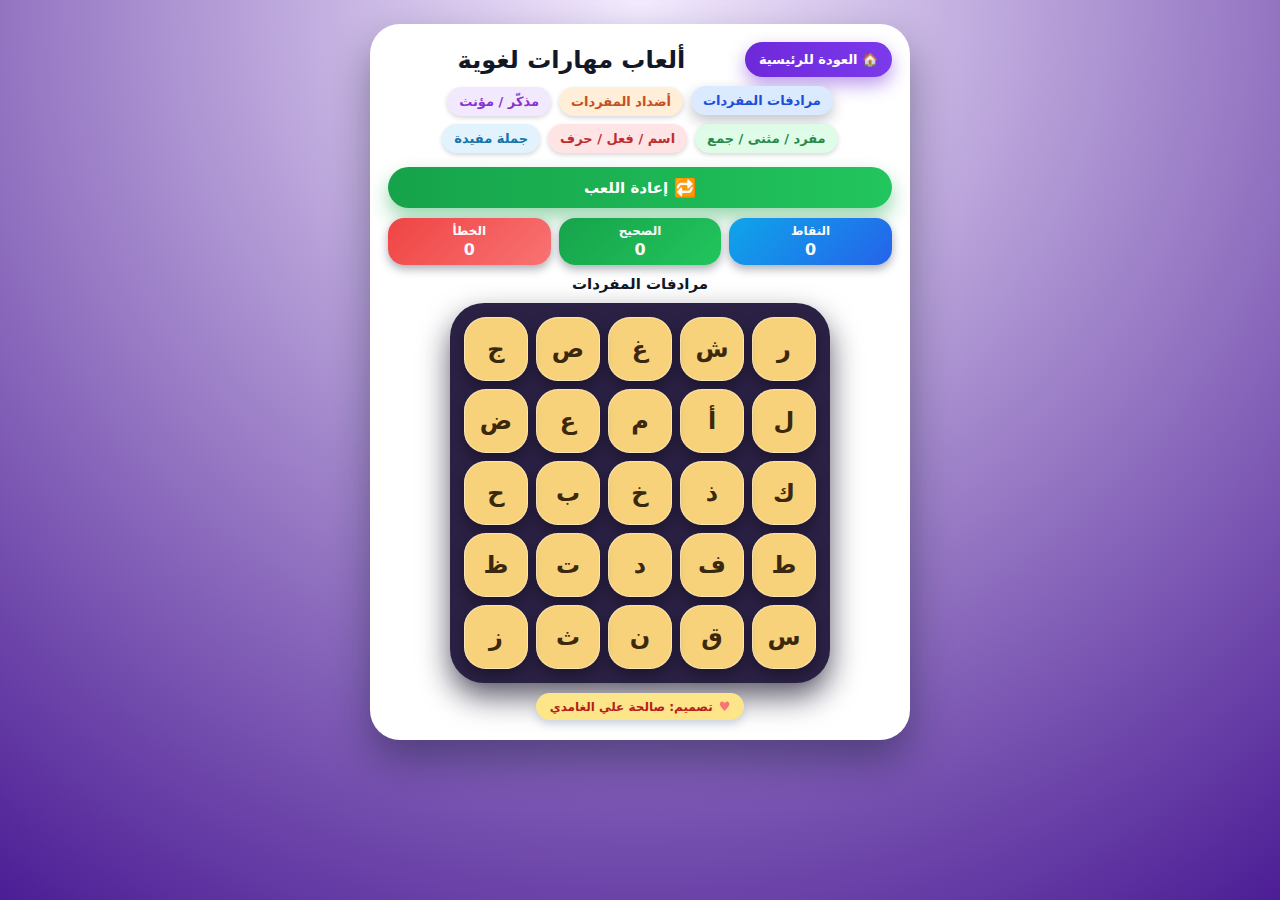
<file: reading_skills_game.html>
<!DOCTYPE html>
<html lang="ar" dir="rtl">
<head>
  <meta charset="UTF-8" />
  <meta name="viewport" content="width=device-width, initial-scale=1.0" />
  <title>ألعاب تعليمية</title>

  <style>
    :root {
      --bg1: #f4ebff;
      --bg2: #4c1d95;

      --card-bg: #ffffff;
      --board-bg: #2b2145;

      --tile-gold: #f7d27a;      /* أهدأ */
      --tile-correct: #4ade80;
      --tile-wrong: #fb7185;

      --text-main: #111827;
      --skill-color: #2563eb; /* يتغير مع المهارة */
    }

    * {
      box-sizing: border-box;
      margin: 0;
      padding: 0;
      font-family: system-ui, -apple-system, BlinkMacSystemFont, "Segoe UI", Tahoma, sans-serif;
    }

    body {
      min-height: 100vh;
      display: flex;
      justify-content: center;
      align-items: flex-start;
      padding: 24px 12px;
      background: radial-gradient(circle at top, var(--bg1) 0%, var(--bg2) 100%);
      color: var(--text-main);
      overflow-x: hidden; /* يمنع أي شريط/جزء زايد */
    }

    .game-card {
      width: 100%;
      max-width: 540px;
      background: var(--card-bg);
      border-radius: 30px;
      box-shadow: 0 20px 40px rgba(15, 23, 42, 0.4);
      padding: 18px 18px 20px;
      position: relative;
      overflow: hidden; /* يمنع أي زوائد داخل البطاقة */
    }

    /* ===== شريط علوي (زر رجوع + عنوان) ===== */
    .nav-row{
      display:flex;
      align-items:center;
      justify-content:space-between;
      gap:10px;
      margin-bottom:10px;
    }

    .back-home {
      display:inline-flex;
      align-items:center;
      gap:8px;
      text-decoration:none;
      border-radius:999px;
      padding:10px 14px;
      font-size:13px;
      font-weight:900;
      color:#fff;
      background: linear-gradient(90deg, #6d28d9, #7c3aed);
      box-shadow: 0 8px 18px rgba(109,40,217,0.45);
      white-space:nowrap;
    }

    h1 {
      text-align: center;
      font-size: 24px;
      font-weight: 900;
      margin: 0;
      flex:1;
    }

    .skills-row {
      display: flex;
      flex-wrap: wrap;
      gap: 8px;
      justify-content: center;
      margin: 10px 0 14px;
    }

    .skill-btn {
      border: none;
      border-radius: 999px;
      padding: 7px 12px;
      font-size: 13px;
      cursor: pointer;
      font-weight: 800;
      box-shadow: 0 2px 4px rgba(15,23,42,0.18);
      transition: transform 0.12s, box-shadow 0.12s, opacity 0.12s;
      white-space: nowrap;
      opacity: 0.92;
    }

    /* ألوان ثابتة لكل مهارة */
    .skill-btn[data-skill="synonyms"] { background: #dbeafe; color: #1d4ed8; }
    .skill-btn[data-skill="antonyms"] { background: #ffedd5; color: #c2410c; }
    .skill-btn[data-skill="gender"]   { background: #f3e8ff; color: #7e22ce; }
    .skill-btn[data-skill="number"]   { background: #dcfce7; color: #15803d; }
    .skill-btn[data-skill="pos"]      { background: #fee2e2; color: #b91c1c; }
    .skill-btn[data-skill="sentence"] { background: #e0f2fe; color: #0369a1; }

    .skill-btn.active {
      transform: translateY(-1px);
      box-shadow: 0 6px 14px rgba(15,23,42,0.25);
      opacity: 1;
    }

    .top-row {
      display: flex;
      gap: 8px;
      margin-bottom: 10px;
    }

    .restart-btn {
      flex: 1;
      border: none;
      border-radius: 999px;
      background: linear-gradient(90deg, #16a34a, #22c55e);
      color: #ffffff;
      font-size: 15px;
      font-weight: 900;
      padding: 10px 0;
      cursor: pointer;
      display: flex;
      align-items: center;
      justify-content: center;
      gap: 6px;
      box-shadow: 0 10px 20px rgba(22, 163, 74, 0.45);
    }

    .restart-btn span.icon { font-size: 18px; }

    .stats-row {
      display: flex;
      gap: 8px;
      margin-bottom: 10px;
    }

    .stat-pill {
      flex: 1;
      border-radius: 16px;
      padding: 6px 8px;
      color: #f9fafb;
      font-size: 12px;
      font-weight: 700;
      text-align: center;
      box-shadow: 0 4px 10px rgba(15,23,42,0.35);
    }

    .stat-pill .value {
      display: block;
      font-size: 16px;
      font-weight: 900;
      margin-top: 2px;
    }

    .stat-points  { background: linear-gradient(135deg, #0ea5e9, #2563eb); }
    .stat-correct { background: linear-gradient(135deg, #16a34a, #22c55e); }
    .stat-wrong   { background: linear-gradient(135deg, #ef4444, #f97373); }

    .skill-title {
      text-align: center;
      font-size: 15px;
      font-weight: 900;
      margin-bottom: 10px;
    }

    .board-wrapper {
      display: flex;
      justify-content: center;
      margin-bottom: 10px;
    }

    .board {
      width: 100%;
      max-width: 380px;
      aspect-ratio: 1 / 1;
      background: #2b2145;
      border-radius: 34px;
      padding: 14px;
      display: grid;
      grid-template-columns: repeat(5, 1fr);
      grid-template-rows: repeat(5, 1fr);
      gap: 8px;
      box-shadow: 0 14px 30px rgba(10, 6, 29, 0.65);
    }

    .cell {
      border-radius: 22px;
      background: var(--tile-gold);
      display: flex;
      align-items: center;
      justify-content: center;
      font-size: 24px;      /* أكبر شوي */
      font-weight: 900;     /* أثخن */
      color: #3b280e;
      cursor: pointer;
      box-shadow:
        0 6px 14px rgba(0,0,0,0.35),
        inset 0 0 0 1px rgba(255,255,255,0.45);
      transition: background 0.12s, transform 0.08s, box-shadow 0.08s, color 0.12s;
      user-select: none;
      -webkit-tap-highlight-color: transparent;
    }

    .cell:hover {
      transform: translateY(-1px);
      box-shadow:
        0 8px 18px rgba(0,0,0,0.45),
        inset 0 0 0 1px rgba(255,255,255,0.6);
    }

    .cell.correct { background: var(--tile-correct); color: #022c16; }
    .cell.wrong   { background: var(--tile-wrong);   color: #3b0b12; }

    .cell.used { cursor: default; opacity: 0.98; }

    .designer { text-align: center; margin-top: 6px; }

    .designer-pill {
      display: inline-flex;
      align-items: center;
      gap: 6px;
      background: #fde68a;
      color: #b91c1c;
      padding: 6px 14px;
      border-radius: 999px;
      font-size: 12px;
      font-weight: 800;
      box-shadow: 0 4px 10px rgba(148,163,184,0.45);
    }

    .designer-pill .heart { color: #f97373; font-size: 13px; }

    /* نافذة السؤال */
    .overlay {
      position: fixed;
      inset: 0;
      background: rgba(15, 23, 42, 0.55);
      display: none;
      align-items: flex-start;
      justify-content: center;
      z-index: 50;
      padding: 80px 12px 12px;
    }

    .overlay.active { display: flex; }

    .question-card {
      width: 100%;
      max-width: 480px;
      background: #ffffff;
      border-radius: 22px;
      box-shadow: 0 20px 40px rgba(0,0,0,0.55);
      overflow: hidden;
      border: 3px solid var(--skill-color);
      animation: pop-in 0.18s ease-out;
      position: relative;
    }

    @keyframes pop-in {
      from { transform: translateY(-6px) scale(0.96); opacity: 0; }
      to   { transform: translateY(0)   scale(1); opacity: 1; }
    }

    .question-header {
      background: var(--skill-color);
      color: #f9fafb;
      text-align: center;
      font-size: 15px;
      font-weight: 900;
      padding: 10px 16px 12px;
      position: relative;
    }

    .question-arrow {
      position: absolute;
      bottom: -14px;
      left: 50%;
      transform: translateX(-50%);
      width: 0;
      height: 0;
      border-style: solid;
      border-width: 14px 12px 0 12px;
      border-color: var(--skill-color) transparent transparent transparent;
    }

    .question-body {
      padding: 18px 16px 12px;
      background: radial-gradient(circle at top, #ffffff 0%, #eef2ff 55%, #e0f2fe 100%);
      text-align: center;
    }

    .question-text {
      font-size: 17px;
      font-weight: 900;
      color: #111827;
      margin-bottom: 14px;
      line-height: 1.8;
    }

    .options-list {
      display: flex;
      flex-direction: column;
      gap: 8px;
    }

    .option-btn {
      border: none;
      border-radius: 999px;
      padding: 10px 14px;
      font-size: 16px;
      font-weight: 900;
      background: #1d4ed8;
      color: #ffffff;
      cursor: pointer;
      box-shadow:
        0 8px 18px rgba(37, 99, 235, 0.35),
        inset 0 0 0 1px rgba(255,255,255,0.7);
      transition: transform 0.08s, box-shadow 0.08s, background 0.12s;
      -webkit-tap-highlight-color: transparent;
    }

    .option-btn:hover {
      transform: translateY(-1px);
      box-shadow:
        0 10px 22px rgba(37,99,235,0.45),
        inset 0 0 0 1px rgba(255,255,255,0.85);
    }

    .option-btn.correct-choice {
      background: #22c55e;
      box-shadow:
        0 8px 18px rgba(34,197,94,0.45),
        inset 0 0 0 1px rgba(255,255,255,0.9);
    }

    .option-btn.wrong-choice {
      background: #ef4444;
      box-shadow:
        0 8px 18px rgba(248,113,113,0.45),
        inset 0 0 0 1px rgba(255,255,255,0.9);
    }

    .question-footer {
      font-size: 11px;
      color: #4b5563;
      padding: 4px 10px 12px;
      text-align: center;
      font-weight: 700;
    }

    .status-message {
      position: fixed;
      bottom: 10px;
      left: 50%;
      transform: translateX(-50%);
      background: rgba(15,23,42,0.9);
      color: #f9fafb;
      padding: 6px 12px;
      border-radius: 999px;
      font-size: 11px;
      display: none;
      z-index: 60;
      font-weight: 800;
    }

    .status-message.show { display: inline-block; }

    /* ===== تحسينات قوية للجوال: مربعات أكبر + حروف أكبر ===== */
    @media (max-width: 480px) {
      body { padding: 18px 10px; }
      .game-card { padding: 14px 12px 16px; border-radius: 26px; }
      h1 { font-size: 22px; }
      .board { max-width: 420px; padding: 12px; gap: 9px; border-radius: 30px; }
      .cell { font-size: 34px; font-weight: 950; border-radius: 20px; }
      .question-text { font-size: 16px; }
      .skill-btn { padding: 8px 12px; font-size: 13px; font-weight: 900; }
      .back-home { padding: 10px 12px; font-size: 12px; }
    }

    @media (max-width: 360px) {
      .cell { font-size: 32px; }
    }
  </style>
</head>

<body>
  <div class="game-card">

    <div class="nav-row">
      <a class="back-home" href="index.html">🏠 العودة للرئيسية</a>
      <h1>ألعاب مهارات لغوية</h1>
      <div style="width: 10px;"></div>
    </div>

    <div class="skills-row">
      <button class="skill-btn active" data-skill="synonyms">مرادفات المفردات</button>
      <button class="skill-btn" data-skill="antonyms">أضداد المفردات</button>
      <button class="skill-btn" data-skill="gender">مذكّر / مؤنث</button>
      <button class="skill-btn" data-skill="number">مفرد / مثنى / جمع</button>
      <button class="skill-btn" data-skill="pos">اسم / فعل / حرف</button>
      <button class="skill-btn" data-skill="sentence">جملة مفيدة</button>
    </div>

    <div class="top-row">
      <button class="restart-btn" id="restartBtn">
        <span class="icon">🔁</span>
        <span>إعادة اللعب</span>
      </button>
    </div>

    <div class="stats-row">
      <div class="stat-pill stat-points">
        <span>النقاط</span>
        <span class="value" id="pointsVal">0</span>
      </div>
      <div class="stat-pill stat-correct">
        <span>الصحيح</span>
        <span class="value" id="correctVal">0</span>
      </div>
      <div class="stat-pill stat-wrong">
        <span>الخطأ</span>
        <span class="value" id="wrongVal">0</span>
      </div>
    </div>

    <div class="skill-title" id="skillTitle">مرادفات المفردات</div>

    <div class="board-wrapper">
      <div class="board" id="board"></div>
    </div>

    <div class="designer">
      <div class="designer-pill">
        <span class="heart">♥</span>
        <span>تصميم: صالحة علي الغامدي</span>
      </div>
    </div>
  </div>

  <!-- نافذة السؤال أعلى الشاشة -->
  <div class="overlay" id="overlay">
    <div class="question-card">
      <div class="question-header">
        <span id="questionSkillLabel">مرادفات المفردات</span>
        <div class="question-arrow"></div>
      </div>
      <div class="question-body">
        <div class="question-text" id="questionText">...</div>
        <div class="options-list" id="optionsList"></div>
      </div>
      <div class="question-footer">
        تُغلق لوحة السؤال تلقائيًا بعد اختيار الإجابة.
      </div>
    </div>
  </div>

  <div class="status-message" id="statusMsg"></div>

  <script>
    const SKILL_INFO = {
      synonyms: { label: "مرادفات المفردات", color: "#2563eb" },
      antonyms: { label: "أضداد المفردات",   color: "#f97316" },
      gender:   { label: "مذكّر / مؤنث",      color: "#a855f7" },
      number:   { label: "مفرد / مثنى / جمع", color: "#22c55e" },
      pos:      { label: "اسم / فعل / حرف",   color: "#e11d48" },
      sentence: { label: "جملة مفيدة",        color: "#06b6d4" }
    };

    /* ٢٥ سؤال: مرادفات */
    const SYNONYMS_QUESTIONS = [
      { text:"في جملة: «يشعر خالد بالامتنان لوالديه»، ما مرادف «الامتنان»؟", options:["الراحة","الشكر","الغضب","النسيان"], correctIndex:1 },
      { text:"في نص عن طالب شجاع: «لم يتراجع عن الحق رغم الصعوبات»، ما مرادف «يتراجع» هنا؟", options:["يتقدّم","ينسحب ويعود","يضحك","ينام"], correctIndex:1 },
      { text:"في جملة: «تطلّع التلميذ إلى مستقبل مشرق»، ما مرادف «تطلّع»؟", options:["تمنّى","تردّد","بكى","تجمّد"], correctIndex:0 },
      { text:"في درس عن البيئة: «يحرص الطالب على النظافة»، ما مرادف «يحرص»؟", options:["يهمل","يعتني","يضحك","يلهو"], correctIndex:1 },
      { text:"في حكاية: «ساعدت سارةُ جارتَها في حمل الأغراض»، ما مرادف «ساعدت»؟", options:["تجاهلت","ابتعدت","عاونت","نادت"], correctIndex:2 },
      { text:"في نص: «عاد التلميذ مسرورًا بالنتيجة»، ما مرادف «مسرورًا»؟", options:["حزينًا","قلِقًا","سعيدًا","غاضبًا"], correctIndex:2 },
      { text:"في جملة: «يحافظ أحمد على كتبه مرتّبة»، ما مرادف «يحافظ»؟", options:["يهمل","يحمي","يكسر","يمزّق"], correctIndex:1 },
      { text:"في نص: «استقبل المعلمُ الطلابَ بابتسامة»، ما مرادف «استقبل»؟", options:["رحّب","طرد","أهمل","عاتب"], correctIndex:0 },
      { text:"في جملة: «استعدَّ الفريقُ للمسابقة جيدًا»، ما مرادف «استعدَّ»؟", options:["نسي","تأهّب","تجمّد","تراجع"], correctIndex:1 },
      { text:"في نص عن الصداقة: «يحترم الطالبُ آراءَ زملائه»، ما مرادف «يحترم»؟", options:["يسخر من","يقدّر","يتجاهل","يترك"], correctIndex:1 },
      { text:"في حكاية: «اعتذر التلميذ عن خطئه»، ما مرادف «اعتذر»؟", options:["شكر","تأسّف","ضحك","انتظر"], correctIndex:1 },
      { text:"في نص: «أطفأ خالد الأنوار قبل النوم»، ما مرادف «أطفأ»؟", options:["أشعل","أدّب","أغلق","أزال الضوء"], correctIndex:3 },
      { text:"في جملة: «حافظت الطالبة على هدوئها في الموقف»، ما مرادف «هدوئها»؟", options:["توترها","طمأنينتها","حزنها","خوفها"], correctIndex:1 },
      { text:"في نص: «قدَّم يوسف اقتراحًا مفيدًا»، ما مرادف «اقتراحًا»؟", options:["سؤالًا","رأيًا","لومًا","خبرًا"], correctIndex:1 },
      { text:"في جملة: «راقب الحارس البابَ جيدًا»، ما مرادف «راقب»؟", options:["نظر باهتمام","نام","ضحك","ابتعد"], correctIndex:0 },
      { text:"في نص: «اندهش التلاميذ من جمال المنظر»، ما مرادف «اندهش»؟", options:["تعجّب","خاف","ضحك","تجاهل"], correctIndex:0 },
      { text:"في جملة: «كرّمت المدرسة الطلاب المتفوّقين»، ما مرادف «كرّمت»؟", options:["عاقبت","أثنت ورفعت شأنهم","أهملت","غيّبت"], correctIndex:1 },
      { text:"في نص: «شارك التلميذ في تنظيف الحديقة»، ما مرادف «شارك»؟", options:["وعد","انضمَّ","أكل","لعب فقط"], correctIndex:1 },
      { text:"في جملة: «استمر المطر طوال الليل»، ما مرادف «استمر»؟", options:["توقّف","دام","تغيّر","اختفى"], correctIndex:1 },
      { text:"في نص: «أجاب الطالب عن الأسئلة بدقة»، ما مرادف «بدقة»؟", options:["بلا اهتمام","بعناية","ببطء شديد","بصوت عالٍ"], correctIndex:1 },
      { text:"في جملة: «يشعر الطفل بالطمأنينة مع أسرته»، ما مرادف «الطمأنينة»؟", options:["الأمان","الخوف","القلق","الملل"], correctIndex:0 },
      { text:"في نص: «زار التلاميذ معرض الكتاب»، ما مرادف «زار»؟", options:["وقف","ذهب إلى","نام","جاء متأخرًا"], correctIndex:1 },
      { text:"في جملة: «يُنظّم المعلم أوقات الطلاب»، ما مرادف «يُنظّم»؟", options:["يُرتّب","يُهمل","يُخفي","يُقلّل"], correctIndex:0 },
      { text:"في نص: «أنهى التلميذ واجبه مبكرًا»، ما مرادف «أنهى»؟", options:["بدأ","أكمل","نسي","أغلق"], correctIndex:1 },
      { text:"في جملة: «يتعاون أفراد الأسرة في الأعمال»، ما مرادف «يتعاون»؟", options:["يتخاصم","يتساعد","يلعبون فقط","يتجاهلون"], correctIndex:1 }
    ];

    /* ٢٥ سؤال: أضداد */
    const ANTONYMS_QUESTIONS = [
      { text:"ما ضد كلمة «قويّ»؟", options:["متين","ضعيف","شديد","كامل"], correctIndex:1 },
      { text:"ما ضد كلمة «سعيد»؟", options:["بشوش","حزين","مسرور","مرتاح"], correctIndex:1 },
      { text:"ما ضد كلمة «مرتفِع»؟", options:["عالٍ","قريب","منخفض","طويل"], correctIndex:2 },
      { text:"ما ضد كلمة «واسع»؟", options:["كبير","ضيّق","ممتع","مشرق"], correctIndex:1 },
      { text:"ما ضد كلمة «بارد»؟", options:["ساخن","رطب","مُثلِج","لطيف"], correctIndex:0 },
      { text:"ما ضد كلمة «نشيط»؟", options:["كسول","سريع","ممتلئ","قوي"], correctIndex:0 },
      { text:"ما ضد كلمة «قديم»؟", options:["هشّ","حديث","رخيص","مكسور"], correctIndex:1 },
      { text:"ما ضد كلمة «ليْل»؟", options:["برد","نهار","صيف","شتاء"], correctIndex:1 },
      { text:"ما ضد كلمة «صعب»؟", options:["سهل","قاسٍ","شديد","غريب"], correctIndex:0 },
      { text:"ما ضد كلمة «يضحك»؟", options:["يلعب","يبكي","يسمع","يتكلّم"], correctIndex:1 },
      { text:"ما ضد كلمة «يقترب»؟", options:["يجلس","يتوقّف","يبتعد","يستلقي"], correctIndex:2 },
      { text:"ما ضد كلمة «ممتلئ»؟", options:["فارغ","ضخم","هادئ","ثقيل"], correctIndex:0 },
      { text:"ما ضد كلمة «سريع»؟", options:["قوي","بطيء","قريب","طويل"], correctIndex:1 },
      { text:"ما ضد كلمة «يغلق»؟", options:["يأكل","يفتح","يضحك","يمشي"], correctIndex:1 },
      { text:"ما ضد كلمة «أعلى»؟", options:["سفلي","أقصر","أدنى","أضعف"], correctIndex:2 },
      { text:"ما ضد كلمة «مظلم»؟", options:["ضيّق","قصير","مضيء","قاسٍ"], correctIndex:2 },
      { text:"ما ضد كلمة «طويل»؟", options:["مرتفع","قوي","قصير","سهل"], correctIndex:2 },
      { text:"ما ضد كلمة «يوافق»؟", options:["يبتسم","يرفض","يتعلّم","يشرح"], correctIndex:1 },
      { text:"ما ضد كلمة «كريم»؟", options:["بخيل","لطيف","هادئ","مرن"], correctIndex:0 },
      { text:"ما ضد كلمة «هادئ»؟", options:["صاخب","متعب","بارد","قصير"], correctIndex:0 },
      { text:"ما ضد كلمة «يستيقظ»؟", options:["يغسل","يلبس","ينام","يضحك"], correctIndex:2 },
      { text:"ما ضد كلمة «يدخل»؟", options:["يقفز","يخرج","يجلس","يستمع"], correctIndex:1 },
      { text:"ما ضد كلمة «أمام»؟", options:["فوق","تحت","خلف","بعيد"], correctIndex:2 },
      { text:"ما ضد كلمة «مفيد»؟", options:["غريب","ضارّ","بطيء","خفيف"], correctIndex:1 },
      { text:"ما ضد كلمة «يبدأ»؟", options:["ينتهي","يتقدّم","يتأمّل","يسافر"], correctIndex:0 }
    ];

    /* ٢٥ سؤال: مذكّر / مؤنث */
    const GENDER_QUESTIONS = [
      { text:"ما المؤنث من كلمة «طالب»؟", options:["طالبة","طالِبون","طلّاب","طلَب"], correctIndex:0 },
      { text:"ما المذكر من كلمة «معلّمة»؟", options:["معلّم","معلومات","معلمون","تعليم"], correctIndex:0 },
      { text:"ما المؤنث من كلمة «صديق»؟", options:["صدَقة","صديقة","أصدقاء","صدوق"], correctIndex:1 },
      { text:"ما المذكر من كلمة «مديرة»؟", options:["مدرَسة","مدير","إدارة","مديرةون"], correctIndex:1 },
      { text:"ما المؤنث من كلمة «كاتب»؟", options:["كتابة","كاتبة","كتاب","مكتبة"], correctIndex:1 },
      { text:"ما المذكر من كلمة «مهندسة»؟", options:["مهندس","هندسة","مهندسون","هندسيّ"], correctIndex:0 },
      { text:"ما المؤنث من «مزارع»؟", options:["مزرعة","مزارعة","مزارعةٌ","مزارِعة"], correctIndex:3 },
      { text:"ما المذكر من «ممرّضة»؟", options:["ممرِض","تمريض","ممرّض","ممرّضون"], correctIndex:0 },
      { text:"ما المؤنث من «طبيب»؟", options:["طبيبة","طبّ","أطباء","طبيبون"], correctIndex:0 },
      { text:"ما المذكر من «زائرة»؟", options:["زيارة","زائر","زائرات","زوار"], correctIndex:1 },
      { text:"ما المؤنث من «عامل»؟", options:["عمل","عاملة","عمال","معمل"], correctIndex:1 },
      { text:"ما المذكر من «لاعبة»؟", options:["لعب","لاعب","ملعب","لعبة"], correctIndex:1 },
      { text:"ما المؤنث من «معلِّم»؟", options:["معلمة","معلمون","تعليم","علم"], correctIndex:0 },
      { text:"ما المذكر من «حارسة»؟", options:["حارس","حراسة","حراس","محروس"], correctIndex:0 },
      { text:"ما المؤنث من «مستمع»؟", options:["مستمعات","مسموعة","مستمعَة","سمّاعة"], correctIndex:2 },
      { text:"ما المذكر من «شاهدة»؟", options:["شاهد","شهادة","مشهود","شهود"], correctIndex:0 },
      { text:"ما المؤنث من «قائد»؟", options:["قيادة","قائدة","قادة","مقود"], correctIndex:1 },
      { text:"ما المذكر من «كاتبة»؟", options:["كتاب","كاتب","مكتبة","كتابة"], correctIndex:1 },
      { text:"ما المؤنث من «مستشارة»؟", options:["استشارة","مستشارَة","مُستشار","مستشارةٌ"], correctIndex:1 },
      { text:"ما المذكر من «شاهدة» في جملة: «حضرت شاهدة في المحكمة»؟", options:["شاهد","مشاهد","شهيد","مشهود"], correctIndex:0 },
      { text:"ما المؤنث من «فائز»؟", options:["فائزة","فوز","فائزةٌ","فائزون"], correctIndex:0 },
      { text:"ما المذكر من «صاحبة»؟", options:["صُحبة","صاحب","أصحاب","صحابيان"], correctIndex:1 },
      { text:"ما المؤنث من «ناجح»؟", options:["نجاح","ناجحة","ناجحون","منجح"], correctIndex:1 },
      { text:"ما المذكر من «مدرِّسة»؟", options:["مدرسة","مدرِّس","دراسة","مدرَّس"], correctIndex:1 },
      { text:"ما المؤنث من «قارئ»؟", options:["قراءة","قارئة","قرّاء","مقروء"], correctIndex:1 }
    ];

    /* ٢٥ سؤال: مفرد / مثنى / جمع */
    const NUMBER_QUESTIONS = [
      { text:"ما جمع «كتاب»؟", options:["كتابات","كتب","كتّاب","كتابان"], correctIndex:1 },
      { text:"ما مثنّى «قلم»؟", options:["قلمان","أقلام","قلمين","قَالِم"], correctIndex:0 },
      { text:"ما مفرد «أطفال»؟", options:["طفيل","طفل","طفلان","طفولة"], correctIndex:1 },
      { text:"ما جمع «زهرة»؟", options:["زهرات","أزهار","زاهرون","زهران"], correctIndex:1 },
      { text:"ما مثنّى «نافذة»؟", options:["نافذتان","نوافذ","نافذةان","منفَذان"], correctIndex:0 },
      { text:"ما مفرد «معلمون»؟", options:["معلّم","تعليم","مدرّس","معلمين"], correctIndex:0 },
      { text:"ما جمع «مدينة»؟", options:["مدن","مدائن","مدنات","مدينةان"], correctIndex:0 },
      { text:"ما مثنّى «شجرة»؟", options:["شجَر","شجرتان","شجرتين","أشجار"], correctIndex:1 },
      { text:"ما مفرد «أصدقاء»؟", options:["صدِيق","صديق","صداقة","صديقون"], correctIndex:1 },
      { text:"ما جمع «طريق»؟", options:["طُرُق","طرائق","طرقان","طرقون"], correctIndex:0 },
      { text:"ما مثنّى «عين»؟", options:["عينان","عيون","عينين","عَيْنانِ"], correctIndex:0 },
      { text:"ما مفرد «مكتبات»؟", options:["كتب","مكتبة","كاتب","مكتب"], correctIndex:1 },
      { text:"ما جمع «بطل»؟", options:["أبطال","بطول","بطلات","بطالة"], correctIndex:0 },
      { text:"ما مثنّى «طالب»؟", options:["طلاب","طالبان","طالبون","طلبة"], correctIndex:1 },
      { text:"ما مفرد «جبال»؟", options:["جبيل","جبل","جبلة","جبالٌ"], correctIndex:1 },
      { text:"ما جمع «قصة»؟", options:["قصص","قصّات","أقاصيص","قصصات"], correctIndex:0 },
      { text:"ما مثنّى «يوم»؟", options:["أيام","يومان","يوميْن","أيامان"], correctIndex:1 },
      { text:"ما مفرد «طلاب»؟", options:["طلّاب","طالب","طالبون","طلب"], correctIndex:1 },
      { text:"ما جمع «قلم»؟", options:["قلوم","أقلام","قلمات","قَلَمات"], correctIndex:1 },
      { text:"ما مثنّى «امرأة»؟", options:["امرأتان","امرأةان","مرأتان","إمرأتان"], correctIndex:0 },
      { text:"ما مفرد «أسئلة»؟", options:["سؤال","سُؤْلات","سأل","مسألة"], correctIndex:0 },
      { text:"ما جمع «طائر»؟", options:["طير","طوّار","طيور","طائرات"], correctIndex:2 },
      { text:"ما مثنّى «كرسي»؟", options:["كراسي","كرسيان","كرسييْن","كراسيان"], correctIndex:1 },
      { text:"ما مفرد «ملاعب»؟", options:["لعب","ملعَب","ملعب","لاعِب"], correctIndex:2 },
      { text:"ما جمع «باب»؟", options:["أبواب","بابات","بابون","بابين"], correctIndex:0 }
    ];

    /* ٢٥ سؤال: اسم / فعل / حرف */
    const POS_QUESTIONS = [
      { text:"في جملة «قرأ التلميذُ الكتاب»، كلمة «قرأ» هي:", options:["اسم","فعل","حرف","صفة"], correctIndex:1 },
      { text:"في جملة «ذهب خالد إلى المدرسة»، كلمة «إلى» هي:", options:["فعل","اسم","حرف","ظرف"], correctIndex:2 },
      { text:"في جملة «المعلمُ نشيط»، كلمة «المعلم» هي:", options:["اسم","فعل","حرف","ظرف"], correctIndex:0 },
      { text:"في جملة «تشرق الشمس صباحًا»، كلمة «الشمس» هي:", options:["اسم","فعل","حرف","أداة"], correctIndex:0 },
      { text:"في جملة «كتبَ الطالبُ الواجب»، كلمة «كتبَ» هي:", options:["اسم","فعل","حرف","ضمير"], correctIndex:1 },
      { text:"في جملة «في الحديقةِ أزهارٌ جميلة»، كلمة «في» هي:", options:["اسم","حرف","فعل","صفة"], correctIndex:1 },
      { text:"في جملة «الطفلُ يلعب»، كلمة «الطفل» هي:", options:["اسم","فعل","حرف","أداة"], correctIndex:0 },
      { text:"في جملة «لن أتأخّر عن الدرس»، كلمة «لن» هي:", options:["حرف","فعل","اسم","صفة"], correctIndex:0 },
      { text:"في جملة «هذا كتابٌ مفيد»، كلمة «كتاب» هي:", options:["فعل","اسم","حرف","ضمير"], correctIndex:1 },
      { text:"في جملة «جلسَ الولدُ تحت الشجرة»، كلمة «تحت» هي:", options:["اسم","حرف","فعل","صفة"], correctIndex:0 },
      { text:"في جملة «والدي كريم»، كلمة «كريم» هي:", options:["فعل","اسم","حرف","عدد"], correctIndex:1 },
      { text:"في جملة «من يحبّ الخير ينجح»، كلمة «من» هنا هي:", options:["حرف شرط","فعل","اسم","صفة"], correctIndex:0 },
      { text:"في جملة «على الطاولةِ كتاب»، «على» هي:", options:["حرف جرّ","فعل","اسم","ظرف زمان"], correctIndex:0 },
      { text:"في جملة «إنّ العملَ عبادة»، كلمة «إنّ» هي:", options:["فعل","حرف توكيد","اسم","صفة"], correctIndex:1 },
      { text:"في جملة «شربَ الطفلُ الماء»، كلمة «الماء» هي:", options:["فعل","حرف","اسم","ضمير"], correctIndex:2 },
      { text:"في جملة «يجري النهرُ سريعًا»، كلمة «يجري» هي:", options:["اسم","فعل","حرف","صفة"], correctIndex:1 },
      { text:"في جملة «هل فهمتَ الدرس؟»، كلمة «هل» هي:", options:["فعل","اسم","حرف استفهام","حرف جرّ"], correctIndex:2 },
      { text:"في جملة «أحبُّ العلمَ كثيرًا»، كلمة «العلم» هي:", options:["اسم","فعل","حرف","ضمير"], correctIndex:0 },
      { text:"في جملة «إلى المدرسةِ ذهبَ عمر»، كلمة «عمر» هي:", options:["حرف","اسم","فعل","ظرف"], correctIndex:1 },
      { text:"في جملة «ما أجملَ السماءَ»، كلمة «ما» هي:", options:["حرف نفي","حرف تعجّب","اسم","فعل"], correctIndex:1 },
      { text:"في جملة «يجلسُ عليّ قرب النافذة»، كلمة «قرب» هي:", options:["حرف","اسم","فعل","ضمير"], correctIndex:1 },
      { text:"في جملة «لم يحضرْ الطالبُ اليوم»، كلمة «لم» هي:", options:["اسم","فعل","حرف نفي","حرف نداء"], correctIndex:2 },
      { text:"في جملة «يا معلمُ، أجب عن السؤال»، كلمة «يا» هي:", options:["حرف نداء","فعل","اسم","ضمير"], correctIndex:0 },
      { text:"في جملة «في الصفِّ طلابٌ مجتهدون»، كلمة «مجتهدون» هي:", options:["فعل","اسم","حرف","عدد"], correctIndex:1 },
      { text:"في جملة «سافرَ أبي أمس»، كلمة «أمس» هي:", options:["اسم زمان","حرف","فعل","ضمير"], correctIndex:0 }
    ];

    /* ٢٥ سؤال: جملة مفيدة */
    const SENTENCE_QUESTIONS = [
      { text:"أيّ الجمل الآتية جملة مفيدة؟", options:["يلعبُ الطفلُ في الحديقة.","في الحديقة.","يلعب في.","الطفل في."], correctIndex:0 },
      { text:"أيّ الجمل تعبّر عن فكرة كاملة؟", options:["قرأتُ قصةً ممتعة.","قرأتُ قصةً.","قصة ممتعة.","قرأتُ."], correctIndex:0 },
      { text:"أيّ جملة تحترم ترتيب الكلمات الصحيح؟", options:["ذهبَ التلميذُ إلى المدرسة مبكرًا.","إلى التلميذ المدرسة ذهب.","التلميذ مبكرًا ذهب إلى.","ذهب إلى مبكرًا التلميذ."], correctIndex:0 },
      { text:"أيّ جملة مفيدة عن التعاون؟", options:["يتعاون الطلابُ في تنظيف الفصل.","يتعاون في الفصل.","الطلاب في.","يتعاون الطلاب."], correctIndex:0 },
      { text:"أيّ جملة تعبّر عن عادة جيدة؟", options:["أغسلُ يديّ قبل الطعام.","أتركُ يديّ متسختين.","لا أغسل يديّ بعد اللعب.","أنامُ بلا ترتيب."], correctIndex:0 },
      { text:"أيّ جملة مفيدة عن القراءة؟", options:["أقرأُ القصصَ المفيدة في وقت الفراغ.","القصص في وقت الفراغ.","وقت فراغ القصص.","أقرأ القصص."], correctIndex:0 },
      { text:"أيّ جملة مفيدة عن النظافة؟", options:["أحافظُ على نظافة فصلي كل يوم.","أحافظ على فصلي.","نظافة الفصل.","كل يوم فصل."], correctIndex:0 },
      { text:"أيّ جملة تدلّ على احترام الكبير؟", options:["أساعدُ جدي في حمل أغراضه.","أترك جدّي يحمل وحده.","أضحك على كبار السن.","أتجاهل كلام جدّي."], correctIndex:0 },
      { text:"أيّ جملة مفيدة عن الطريق؟", options:["أعبرُ الشارعَ عند إشارة المشاة.","أعبر الشارع.","إشارة المشاة.","شارع المشاة."], correctIndex:0 },
      { text:"أيّ جملة مفيدة عن الإنترنت؟", options:["أستخدمُ الإنترنت في التعلّم لا في الإسراف.","أستخدم الإنترنت دائمًا للَّعب.","لا أستفيد من الإنترنت.","لا أستعمل الإنترنت أبدًا."], correctIndex:0 },
      { text:"أيّ جملة تعبّر عن هدف؟", options:["أضعُ لنفسي هدفًا وأخطّط لتحقيقه.","أضع لنفسي هدفًا.","أخطط لتحقيقه.","هدف لنفسي."], correctIndex:0 },
      { text:"أيّ جملة مفيدة عن الرياضة؟", options:["أمارسُ الرياضة بانتظام للحفاظ على صحّتي.","أمارس الرياضة أحيانًا.","الرياضة مفيدة.","الرياضة صحّة."], correctIndex:0 },
      { text:"أيّ جملة مفيدة عن برّ الوالدين؟", options:["أحترمُ والديَّ وأطيعُهما في غير معصية.","أطيع والديّ أحيانًا.","لا أستمع لوالديّ.","أغضب والديّ كثيرًا."], correctIndex:0 },
      { text:"أيّ جملة مفيدة عن النظام؟", options:["أرتّبُ كتبي على الرفّ يوميًا.","كتبي على الرف.","يوميًا كتبي.","أرتّب كتبي."], correctIndex:0 },
      { text:"أيّ جملة مفيدة عن الوقت؟", options:["أستغلُّ وقتي في أشياء نافعة.","وقتي نافعة.","أستغل وقتي.","أشياء نافعة."], correctIndex:0 },
      { text:"أيّ جملة تدلّ على التفكير قبل التصرف؟", options:["أفكّر في النتائج قبل أن أتصرف.","أتصرف بلا تفكير.","لا أهتم بالنتائج.","أتصرّف سريعًا دائمًا."], correctIndex:0 },
      { text:"أيّ جملة مفيدة عن الأمانة؟", options:["أُعيدُ المال الذي وجدته لصاحبه.","أخفي المال الذي وجدته.","أشتري بالمال الحلوى.","أترك المال في الطريق."], correctIndex:0 },
      { text:"أيّ جملة عن النظام في الصف؟", options:["أجلسُ بهدوء وأستمع للمعلم.","أتحدث أثناء الشرح.","أرمي الأوراق في الأرض.","أزعج زملائي."], correctIndex:0 },
      { text:"أيّ جملة عن احترام القوانين؟", options:["ألتزمُ بقوانين المدرسة.","لا أهتم بالتعليمات.","أخالف القوانين عمدًا.","أتجاهل اللوحات الإرشادية."], correctIndex:0 },
      { text:"أيّ جملة مفيدة عن الطعام الصحي؟", options:["أختار الطعامَ الصحيَّ وأبتعد عن المضرّ.","آكل كل ما أريد.","لا أحب الطعام الصحي.","لا أفكر بما آكل."], correctIndex:0 },
      { text:"أيّ جملة مفيدة عن استخدام الماء؟", options:["أغلق صنبور الماء عند الانتهاء.","أترك الماء يجري طويلًا.","ألعب بالماء في الشارع.","أهدر الماء بلا سبب."], correctIndex:0 },
      { text:"أيّ جملة عن العمل الجماعي؟", options:["أشاركُ فريقي في تنفيذ المهمة.","أرفض العمل مع الآخرين.","أعمل وحدي دائمًا.","أترك الآخرين يعملون."], correctIndex:0 },
      { text:"أيّ جملة عن احترام الطرقات؟", options:["أمشي على الرصيف وأبتعد عن السيارات.","أركض وسط الطريق.","ألعب في الشارع.","أتجاهل الإشارة."], correctIndex:0 },
      { text:"أيّ جملة عن حبّ الوطن؟", options:["أحافظ على ممتلكات وطني ولا أفسدها.","لا أهتم بنظافة الشوارع.","أكتب على الجدران.","أكسر المقاعد في الحديقة."], correctIndex:0 },
      { text:"أيّ جملة مفيدة عن الدعاء؟", options:["أدعو اللهَ بالخير لي ولوالديّ.","لا أدعو الله.","أدعو على زملائي.","أنسى الدعاء دائمًا."], correctIndex:0 }
    ];

    const QUESTIONS_BY_SKILL = {
      synonyms: SYNONYMS_QUESTIONS,
      antonyms: ANTONYMS_QUESTIONS,
      gender:   GENDER_QUESTIONS,
      number:   NUMBER_QUESTIONS,
      pos:      POS_QUESTIONS,
      sentence: SENTENCE_QUESTIONS
    };

    const letters = ["أ","ب","ت","ث","ج","ح","خ","د","ذ","ر","ز","س","ش","ص","ض","ط","ظ","ع","غ","ف","ق","ك","ل","م","ن"];

    const boardEl = document.getElementById("board");
    const skillButtons = document.querySelectorAll(".skill-btn");
    const skillTitleEl = document.getElementById("skillTitle");
    const restartBtn = document.getElementById("restartBtn");
    const pointsValEl = document.getElementById("pointsVal");
    const correctValEl = document.getElementById("correctVal");
    const wrongValEl = document.getElementById("wrongVal");

    const overlayEl = document.getElementById("overlay");
    const questionSkillLabelEl = document.getElementById("questionSkillLabel");
    const questionTextEl = document.getElementById("questionText");
    const optionsListEl = document.getElementById("optionsList");
    const statusMsgEl = document.getElementById("statusMsg");

    let currentSkill = "synonyms";
    let usedQuestionIndexes = {};
    let stats = { points: 0, correct: 0, wrong: 0 };
    let canClickBoard = true;

    function showStatus(msg) {
      statusMsgEl.textContent = msg;
      statusMsgEl.classList.add("show");
      setTimeout(() => statusMsgEl.classList.remove("show"), 1500);
    }

    function shuffle(array) {
      const a = array.slice();
      for (let i = a.length - 1; i > 0; i--) {
        const j = Math.floor(Math.random() * (i + 1));
        [a[i], a[j]] = [a[j], a[i]];
      }
      return a;
    }

    function initUsedQuestionsFor(skill) {
      if (!usedQuestionIndexes[skill]) {
        usedQuestionIndexes[skill] = new Set();
      }
    }

    function resetUsedQuestions(skill) {
      usedQuestionIndexes[skill] = new Set();
    }

    function updateStatsView() {
      pointsValEl.textContent = stats.points;
      correctValEl.textContent = stats.correct;
      wrongValEl.textContent = stats.wrong;
    }

    function resetStats() {
      stats = { points: 0, correct: 0, wrong: 0 };
      updateStatsView();
    }

    function clearBoardColors() {
      const cells = boardEl.querySelectorAll(".cell");
      cells.forEach(c => {
        c.classList.remove("correct","wrong","used");
      });
    }

    function buildBoard() {
      boardEl.innerHTML = "";
      const shuffledLetters = shuffle(letters).slice(0,25);
      shuffledLetters.forEach((ch, index) => {
        const cell = document.createElement("div");
        cell.className = "cell";
        cell.textContent = ch;
        cell.dataset.index = index.toString();
        cell.addEventListener("click", () => onCellClick(cell));
        boardEl.appendChild(cell);
      });
    }

    function setSkill(skillKey) {
      currentSkill = skillKey;
      const info = SKILL_INFO[currentSkill];
      skillTitleEl.textContent = info.label;
      questionSkillLabelEl.textContent = info.label;
      document.documentElement.style.setProperty("--skill-color", info.color);

      skillButtons.forEach(btn => {
        btn.classList.toggle("active", btn.dataset.skill === skillKey);
      });

      initUsedQuestionsFor(currentSkill);
      resetStats();
      clearBoardColors();
      buildBoard();
    }

    // الأصوات (Web Audio)
    let audioCtx = null;
    function getAudioCtx() {
      if (!audioCtx) {
        const AC = window.AudioContext || window.webkitAudioContext;
        if (AC) audioCtx = new AC();
      }
      return audioCtx;
    }

    function playToneSequence(sequence) {
      const ctx = getAudioCtx();
      if (!ctx) return;
      const now = ctx.currentTime;
      sequence.forEach((note, i) => {
        const { freq, duration, type, volume } = note;
        const osc = ctx.createOscillator();
        const gain = ctx.createGain();
        osc.type = type || "sine";
        osc.frequency.value = freq;
        gain.gain.value = volume;
        osc.connect(gain);
        gain.connect(ctx.destination);
        const startTime = now + i * (duration / 1000);
        const endTime = startTime + duration / 1000;
        osc.start(startTime);
        osc.stop(endTime);
      });
    }

    function playCorrectSound() {
      playToneSequence([
        { freq: 660, duration: 160, type:"triangle", volume:0.25 },
        { freq: 880, duration: 200, type:"triangle", volume:0.30 },
        { freq: 1100,duration: 220, type:"triangle", volume:0.22 }
      ]);
    }

    function playWrongSound() {
      playToneSequence([
        { freq: 440, duration: 200, type:"sawtooth", volume:0.30 },
        { freq: 330, duration: 220, type:"sawtooth", volume:0.28 },
        { freq: 220, duration: 260, type:"square",   volume:0.24 }
      ]);
    }

    function onCellClick(cell) {
      if (!canClickBoard) return;
      if (cell.classList.contains("used")) return;

      const questions = QUESTIONS_BY_SKILL[currentSkill];
      if (!questions || questions.length === 0) {
        showStatus("لا توجد أسئلة لهذه المهارة.");
        return;
      }

      const used = usedQuestionIndexes[currentSkill] || new Set();
      if (used.size >= questions.length) {
        showStatus("تم استخدام جميع أسئلة هذه المهارة.");
        return;
      }

      let qIndex;
      let tries = 0;
      do {
        qIndex = Math.floor(Math.random() * questions.length);
        tries++;
      } while (used.has(qIndex) && tries < 200);

      used.add(qIndex);
      usedQuestionIndexes[currentSkill] = used;

      openQuestionModal(questions[qIndex], cell);
    }

    function openQuestionModal(question, cell) {
      canClickBoard = false;

      const info = SKILL_INFO[currentSkill];
      questionSkillLabelEl.textContent = info.label;
      questionTextEl.textContent = question.text;
      optionsListEl.innerHTML = "";

      const order = shuffle([0,1,2,3]);
      order.forEach((optIndex) => {
        const btn = document.createElement("button");
        btn.className = "option-btn";
        btn.textContent = question.options[optIndex];
        btn.addEventListener("click", () => handleAnswer(optIndex === question.correctIndex, btn, cell));
        optionsListEl.appendChild(btn);
      });

      overlayEl.classList.add("active");
    }

    function handleAnswer(isCorrect, clickedBtn, cell) {
      Array.from(optionsListEl.children).forEach(btn => btn.disabled = true);

      if (isCorrect) {
        clickedBtn.classList.add("correct-choice");
        cell.classList.remove("wrong");
        cell.classList.add("correct","used");
        stats.correct += 1;
        stats.points += 3;
        playCorrectSound();
      } else {
        clickedBtn.classList.add("wrong-choice");
        cell.classList.remove("correct");
        cell.classList.add("wrong","used");
        stats.wrong += 1;
        stats.points = Math.max(0, stats.points - 1);
        playWrongSound();
      }

      updateStatsView();

      setTimeout(() => {
        overlayEl.classList.remove("active");
        canClickBoard = true;
      }, 900);

      const used = usedQuestionIndexes[currentSkill];
      if (used && used.size === QUESTIONS_BY_SKILL[currentSkill].length) {
        setTimeout(() => {
          showStatus("انتهت أسئلة هذه المهارة.");
        }, 950);
      }
    }

    restartBtn.addEventListener("click", () => {
      resetUsedQuestions(currentSkill);
      resetStats();
      clearBoardColors();
      buildBoard();
      showStatus("تمت إعادة اللعب لهذه المهارة.");
    });

    overlayEl.addEventListener("click", (e) => {
      if (e.target === overlayEl) {
        // لا نغلق حتى يختار الطالب إجابة
      }
    });

    skillButtons.forEach(btn => {
      btn.addEventListener("click", () => {
        if (btn.dataset.skill === currentSkill) return;
        setSkill(btn.dataset.skill);
      });
    });

    setSkill("synonyms");
  </script>
</body>
</html>
</file>
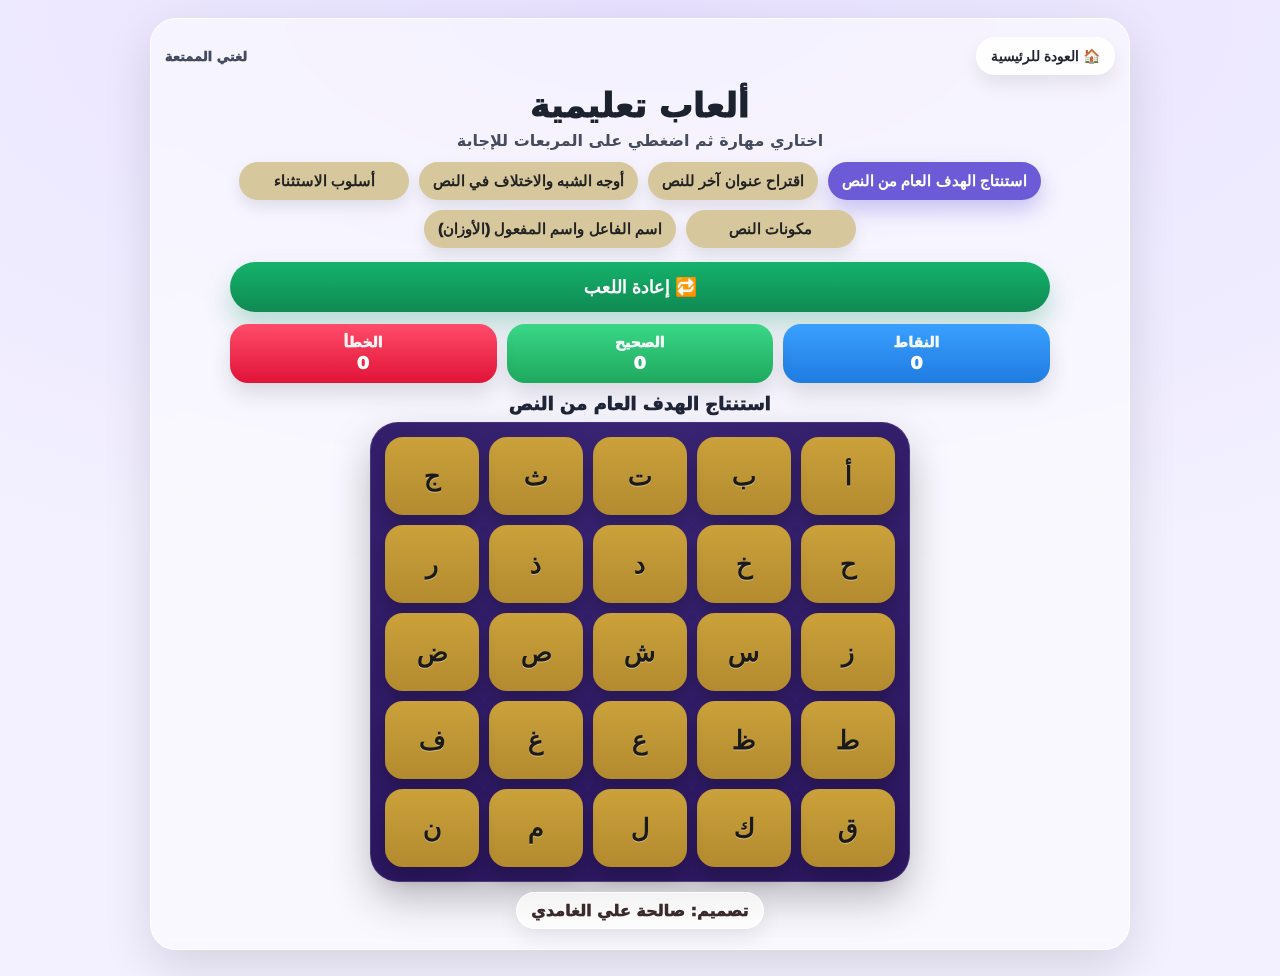
<file: vocab_game.html>
<!DOCTYPE html>
<html lang="ar" dir="rtl">
<head>
  <meta charset="UTF-8" />
  <meta name="viewport" content="width=device-width, initial-scale=1" />
  <title>ألعاب تعليمية</title>

  <style>
    :root{
      --bg1:#f3f0ff;
      --bg2:#e7e1ff;

      --ink:#1f2430;

      --pill:#d6c79d;          /* بيج أغمق قليل */
      --pillActive:#6b5bd6;

      --btnGreen:#15b26b;
      --btnGreen2:#0f8a52;

      --scoreBlue:#2d8cff;
      --scoreGreen:#27c06d;
      --scoreRed:#ff2f55;      /* أحمر واضح */

      --boardPurple:#2b165f;   /* بنفسجي غامق */
      --tileGold:#caa13a;
      --tileGold2:#b38b2f;

      --tileText:#1a1a1a;

      --ok:#7cffb2;
      --bad:#ff7c9a;

      --okText:#0b5a2f;
      --badText:#7a0f25;

      --option:#1e74e6;
      --overlay: rgba(20, 15, 35, .45);

      --shadow: rgba(0,0,0,.12);
    }

    *{ box-sizing:border-box; }
    body{
      margin:0;
      min-height:100vh;
      font-family: "Cairo","Tajawal", system-ui, -apple-system, "Segoe UI", Arial, sans-serif;
      color:var(--ink);
      background: radial-gradient(1200px 600px at 50% 0%, var(--bg2), var(--bg1));
      display:flex;
      justify-content:center;
      padding:18px 12px 26px;
    }

    .wrap{
      width:min(980px, 96vw);
      background:rgba(255,255,255,.55);
      border:1px solid rgba(255,255,255,.7);
      border-radius:26px;
      padding:18px 14px 20px;
      box-shadow: 0 18px 50px var(--shadow);
      backdrop-filter: blur(10px);
    }

    /* ✅ شريط علوي: زر العودة */
    .topbar{
      display:flex;
      justify-content:space-between;
      align-items:center;
      gap:10px;
      margin-bottom:10px;
    }
    .homeBtn{
      border:0;
      border-radius:999px;
      padding:10px 14px;
      cursor:pointer;
      font-weight:1000;
      font-size:14px;
      color:#1f2430;
      background: rgba(255,255,255,.85);
      border:1px solid rgba(255,255,255,.9);
      box-shadow: 0 10px 18px rgba(0,0,0,.08);
      display:flex;
      align-items:center;
      gap:8px;
      transition: transform .12s ease, filter .12s ease;
      white-space:nowrap;
    }
    .homeBtn:hover{ transform: translateY(-1px); filter:brightness(1.02); }
    .homeBtn:active{ transform: translateY(1px); }

    .brandMini{
      font-weight:1000;
      font-size:13px;
      color:#3b4358;
      opacity:.95;
      white-space:nowrap;
    }

    .title{
      text-align:center;
      font-weight:1000;
      font-size:clamp(22px, 3.2vw, 34px);
      margin:4px 0 6px;
      color:#1c2230;
    }
    .subtitle{
      text-align:center;
      margin:0 0 12px;
      color:#3b4358;
      font-weight:900;
      font-size:clamp(13px, 1.9vw, 16px);
      opacity:.95;
    }

    .skills{
      display:flex;
      flex-wrap:wrap;
      gap:10px;
      justify-content:center;
      margin:10px 0 14px;
    }
    .pill{
      border:0;
      padding:10px 14px;
      border-radius:999px;
      background: var(--pill);
      color:#222;
      font-weight:1000;
      cursor:pointer;
      box-shadow: 0 7px 16px rgba(0,0,0,.10);
      transition: transform .12s ease, filter .12s ease;
      font-size:15px;
      min-width: 170px;
      text-align:center;
    }
    .pill:hover{ transform: translateY(-1px); filter:brightness(1.02); }
    .pill.active{
      background: var(--pillActive);
      color:#fff;
      box-shadow: 0 10px 22px rgba(107,91,214,.35);
    }

    .controls{
      display:flex;
      flex-direction:column;
      align-items:center;
      gap:12px;
      margin-top:6px;
    }
    .startBtn{
      width:min(820px, 96%);
      border:0;
      border-radius:999px;
      padding:14px 16px;
      background: linear-gradient(180deg, var(--btnGreen), var(--btnGreen2));
      color:#fff;
      font-weight:1000;
      font-size:18px;
      cursor:pointer;
      box-shadow: 0 14px 26px rgba(18,150,92,.28);
      display:flex;
      justify-content:center;
      align-items:center;
      gap:10px;
    }
    .startBtn:active{ transform: translateY(1px); }

    .scores{
      width:min(820px, 96%);
      display:grid;
      grid-template-columns: repeat(3, 1fr);
      gap:10px;
    }
    .scoreBox{
      border-radius:18px;
      padding:10px 12px;
      color:#fff;
      font-weight:1000;
      text-align:center;
      box-shadow: 0 12px 22px rgba(0,0,0,.12);
      min-height:58px;
      display:flex;
      flex-direction:column;
      justify-content:center;
      gap:2px;
    }
    .scoreBox .lbl{ font-size:14px; opacity:.95; }
    .scoreBox .val{ font-size:18px; }
    .scoreBlue{ background: linear-gradient(180deg, #3aa0ff, #1f7be0); }
    .scoreGreen{ background: linear-gradient(180deg, #3ad787, #1ea85e); }
    .scoreRed{ background: linear-gradient(180deg, #ff4c6a, #e01337); }

    .skillLabel{
      margin:10px 0 8px;
      text-align:center;
      font-weight:1000;
      font-size:18px;
      color:#20263a;
    }

    .boardWrap{
      display:flex;
      justify-content:center;
      margin-top:6px;
    }
    .board{
      background: radial-gradient(600px 500px at 50% 10%, #3a2575, var(--boardPurple));
      padding:14px;
      border-radius:28px;
      box-shadow: 0 18px 40px rgba(0,0,0,.25);
      border: 1px solid rgba(255,255,255,.12);
      width: min(540px, 92vw);
    }
    .grid{
      display:grid;
      grid-template-columns: repeat(5, 1fr);
      gap:10px;
    }

    /* ✅ تكبير المربعات + الحروف (خاصة للجوال) */
    .cell{
      border:0;
      border-radius:18px;
      background: linear-gradient(180deg, var(--tileGold), var(--tileGold2));
      color: var(--tileText);
      font-weight:1000;
      font-size:26px;
      height:78px;
      cursor:pointer;
      box-shadow: 0 10px 18px rgba(0,0,0,.22);
      transition: filter .10s ease;
      display:flex;
      align-items:center;
      justify-content:center;
      user-select:none;
      outline:none;
      letter-spacing: .5px;
      text-shadow: 0 1px 0 rgba(255,255,255,.35);
    }
    .cell:hover{ filter:brightness(1.03); }
    .cell.done{ cursor:not-allowed; filter:saturate(.9); }
    .cell.correct{
      background: linear-gradient(180deg, var(--ok), #55f09d);
      color: var(--okText);
      box-shadow: 0 12px 20px rgba(124,255,178,.25);
    }
    .cell.wrong{
      background: linear-gradient(180deg, var(--bad), #ff5f86);
      color: var(--badText);
      box-shadow: 0 12px 20px rgba(255,124,154,.22);
    }

    .creditWrap{
      display:flex;
      justify-content:center;
      margin-top:10px;
    }
    .credit{
      background: rgba(255,255,255,.75);
      border:1px solid rgba(255,255,255,.9);
      border-radius:999px;
      padding:8px 14px;
      font-weight:1000;
      color:#3b2a2a;
      box-shadow: 0 10px 20px rgba(0,0,0,.08);
      display:flex;
      align-items:center;
      gap:6px;
    }

    /* سؤال فقاعة في المنتصف */
    .overlay{
      position:fixed;
      inset:0;
      background: var(--overlay);
      display:none;
      align-items:flex-start;
      justify-content:center;
      padding:16px;
      z-index:999;
      overflow:auto;
    }
    .overlay.show{ display:flex; }

    .bubbleWrap{
      margin-top: 22px;
      width: min(620px, 96vw);
      position: relative;
    }

    .bubble{
      width:100%;
      background:#fff;
      border-radius: 22px;
      box-shadow: 0 18px 60px rgba(0,0,0,.25);
      overflow:hidden;
      border: 4px solid rgba(0,0,0,.08);
    }
    .bubbleHeader{
      padding:10px 12px;
      text-align:center;
      font-weight:1000;
      color:#fff;
      font-size:16px;
    }
    .bubbleBody{ padding:14px 14px 12px; }

    .qText{
      font-size:18px;
      font-weight:1000;
      color:#1e2435;
      line-height:1.7;
      text-align:center;
      margin:4px 0 12px;
      white-space:pre-line;
    }

    .options{
      display:flex;
      flex-direction:column;
      gap:10px;
      margin:6px 0 10px;
    }
    .optBtn{
      border:0;
      border-radius:16px;
      padding:12px 12px;
      background: linear-gradient(180deg, #2b86ff, var(--option));
      color:#fff;
      font-weight:1000;
      font-size:16px;
      cursor:pointer;
      box-shadow: 0 10px 18px rgba(30,116,230,.22);
      text-align:center;
    }
    .optBtn.good{
      background: linear-gradient(180deg, var(--ok), #55f09d);
      color: var(--okText);
    }
    .optBtn.bad{
      background: linear-gradient(180deg, var(--bad), #ff5f86);
      color: var(--badText);
    }
    .optBtn.disabled{ pointer-events:none; opacity:.99; }

    .hint{
      text-align:center;
      font-size:12px;
      color:#6b7280;
      margin:6px 0 0;
      font-weight:900;
    }

    .arrowBorder{
      width:0; height:0;
      border-left:14px solid transparent;
      border-right:14px solid transparent;
      border-top:16px solid rgba(0,0,0,.08);
      position:absolute;
      left:50%;
      transform: translateX(-50%);
      bottom:-16px;
      z-index:0;
    }
    .arrowInner{
      width:0; height:0;
      border-left:12px solid transparent;
      border-right:12px solid transparent;
      border-top:14px solid #fff;
      position:absolute;
      left:50%;
      transform: translateX(-50%);
      bottom:-14px;
      z-index:1;
    }

    /* ✅ تحسينات قوية للجوال: مربعات أكبر + حروف أعرض */
    @media (max-width:520px){
      .wrap{ padding:16px 12px 18px; }
      .pill{ min-width: 165px; }
      .qText{ font-size:17px; }
      .bubbleWrap{ margin-top: 14px; }

      .board{ width: min(520px, 96vw); padding:12px; border-radius:26px; }
      .grid{ gap:9px; }

      .cell{
        height:84px;          /* أكبر */
        font-size:30px;       /* حرف أكبر */
        font-weight:1000;     /* أثخن */
        border-radius:20px;
      }
    }

    /* ✅ جوالات أصغر جداً */
    @media (max-width:380px){
      .grid{ gap:8px; }
      .cell{
        height:78px;
        font-size:28px;
      }
    }
  </style>
</head>

<body>
  <div class="wrap">

    <!-- ✅ شريط علوي -->
    <div class="topbar">
      <button class="homeBtn" type="button" onclick="location.href='index.html'">🏠 العودة للرئيسية</button>
      <div class="brandMini">لغتي الممتعة</div>
    </div>

    <div class="title">ألعاب تعليمية</div>
    <div class="subtitle">اختاري مهارة ثم اضغطي على المربعات للإجابة</div>

    <div class="skills" id="skillsBar"></div>

    <div class="controls">
      <button class="startBtn" id="startBtn" type="button">🔁 إعادة اللعب</button>

      <div class="scores">
        <div class="scoreBox scoreBlue">
          <div class="lbl">النقاط</div>
          <div class="val" id="scorePts">0</div>
        </div>
        <div class="scoreBox scoreGreen">
          <div class="lbl">الصحيح</div>
          <div class="val" id="scoreOk">0</div>
        </div>
        <div class="scoreBox scoreRed">
          <div class="lbl">الخطأ</div>
          <div class="val" id="scoreBad">0</div>
        </div>
      </div>
    </div>

    <div class="skillLabel" id="skillLabel">—</div>

    <div class="boardWrap">
      <div class="board">
        <div class="grid" id="grid"></div>
      </div>
    </div>

    <div class="creditWrap">
      <div class="credit">تصميم: صالحة علي الغامدي</div>
    </div>
  </div>

  <!-- نافذة السؤال في وسط الشاشة + سهم -->
  <div class="overlay" id="overlay" aria-hidden="true">
    <div class="bubbleWrap" id="bubbleWrap">
      <div class="bubble" id="bubble">
        <div class="bubbleHeader" id="bubbleHeader">—</div>
        <div class="bubbleBody">
          <div class="qText" id="qText">—</div>
          <div class="options" id="options"></div>
          <div class="hint">تُغلق نافذة السؤال تلقائيًا بعد اختيار الإجابة.</div>
        </div>
      </div>
      <div class="arrowBorder" id="arrowBorder"></div>
      <div class="arrowInner" id="arrowInner"></div>
    </div>
  </div>

  <script>
    /***********************
     * أصوات من النظام (WebAudio) - مضمّنة
     ***********************/
    let audioUnlocked = false;
    let audioCtx = null;

    function ensureAudio() {
      if (!audioCtx) audioCtx = new (window.AudioContext || window.webkitAudioContext)();
      if (audioCtx.state === "suspended") audioCtx.resume();
      audioUnlocked = true;
    }

    function tone({ type="sine", f1=440, f2=null, dur=0.16, gain=0.10 }) {
      if (!audioUnlocked || !audioCtx) return;
      const ctx = audioCtx;
      const t0 = ctx.currentTime;

      const osc = ctx.createOscillator();
      const g = ctx.createGain();
      osc.type = type;
      osc.frequency.setValueAtTime(f1, t0);
      if (f2 !== null) osc.frequency.linearRampToValueAtTime(f2, t0 + dur);

      g.gain.setValueAtTime(0.0001, t0);
      g.gain.exponentialRampToValueAtTime(gain, t0 + 0.01);
      g.gain.exponentialRampToValueAtTime(0.0001, t0 + dur);

      osc.connect(g); g.connect(ctx.destination);
      osc.start(t0);
      osc.stop(t0 + dur + 0.03);
    }

    function soundCorrect(){
      tone({ type:"triangle", f1:760, f2:1120, dur:0.16, gain:0.11 });
      setTimeout(()=>tone({ type:"sine", f1:1100, f2:1380, dur:0.12, gain:0.09 }), 90);
    }
    function soundWrong(){
      // إنذار أعلى وواضح
      tone({ type:"sawtooth", f1:320, f2:170, dur:0.25, gain:0.14 });
      setTimeout(()=>tone({ type:"sawtooth", f1:240, f2:140, dur:0.22, gain:0.13 }), 120);
    }

    /***********************
     * أدوات
     ***********************/
    function shuffle(arr){
      const a = arr.slice();
      for(let i=a.length-1;i>0;i--){
        const j = Math.floor(Math.random()*(i+1));
        [a[i],a[j]]=[a[j],a[i]];
      }
      return a;
    }

    function normalize(s){ return (s||"").trim(); }

    /***********************
     * البيانات (كما هي - لم يتم تعديلها)
     ***********************/
    const SKILLS = [
      {
        id:"goal",
        name:"استنتاج الهدف العام من النص",
        color:"#7A5CF4",
        questions:[
          { q:"نص:\nفي الإذاعة المدرسية تحدّثت المعلمة عن النظافة، وذكرت أن النظافة تحمي من الأمراض وتجعل المكان جميلًا.\nسؤال: ما الهدف العام من النص؟",
            correct:"حثّ الطلاب على الاهتمام بالنظافة", wrong:["شرح أنواع الأمراض","وصف المدرسة الجديدة","تعليم الرسم"] },
          { q:"نص:\nزار طلاب الصف مكتبة المدرسة، وتعرّفوا على أقسامها، ثم اختار كل طالب كتابًا يقرأه في البيت.\nسؤال: ما الهدف العام من النص؟",
            correct:"تشجيع الطلاب على القراءة وزيارة المكتبة", wrong:["وصف رحلة إلى السوق","شرح طريقة بناء مكتبة","التحدث عن الرياضة فقط"] },
          { q:"نص:\nقال الأب لابنه: رتّب وقتك، خصص وقتًا للواجب ووقتًا للراحة، وستنجح بإذن الله.\nسؤال: ما الهدف العام من النص؟",
            correct:"إرشاد الطالب لتنظيم الوقت", wrong:["تعليم الطبخ","وصف مدينة جميلة","شرح لعبة جديدة"] },
          { q:"نص:\nتعاون طلاب الفصل في زراعة شتلات صغيرة، وسقوها يوميًا، وبعد أسابيع ظهرت أوراق خضراء جميلة.\nسؤال: ما الهدف العام من النص؟",
            correct:"بيان قيمة التعاون والعناية بالنبات", wrong:["شرح قواعد المرور","التحدث عن البحر","تعليم الحساب"] },
          { q:"نص:\nحذر الطبيب من كثرة الحلويات، وقال إن الاعتدال يحافظ على الصحة والأسنان.\nسؤال: ما الهدف العام من النص؟",
            correct:"توجيه الطلاب لاتباع غذاء صحي معتدل", wrong:["وصف يوم ممطر","شرح مهنة الطبيب بالتفصيل","تعليم الكتابة على الحاسوب"] },
          { q:"نص:\nأعاد الطالب الكتاب إلى صاحبه بعد أن وجده في الساحة، وشكرته المعلمة على أمانته.\nسؤال: ما الهدف العام من النص؟",
            correct:"تعزيز خلق الأمانة", wrong:["تدريب على الجري","وصف الساحة المدرسية","شرح أنواع الكتب"] },
          { q:"نص:\nقرأت الطالبة عن ترشيد الماء، وأن إغلاق الصنبور أثناء تنظيف الأسنان يوفر الكثير.\nسؤال: ما الهدف العام من النص؟",
            correct:"الدعوة إلى ترشيد استهلاك الماء", wrong:["شرح صناعة الصابون","وصف رحلة إلى الجبل","تعليم السباحة"] },
          { q:"نص:\nفي الحصة، تعلم الطلاب أن الاستماع للآخرين باحترام يساعد على فهمهم ويقوي الصداقة.\nسؤال: ما الهدف العام من النص؟",
            correct:"تعليم احترام الآخرين وحسن الاستماع", wrong:["شرح آلة موسيقية","وصف ملعب المدرسة","تعليم جمع الكسور"] },
          { q:"نص:\nكتب الطالب قائمة مهامه، ثم بدأ بالأهم فالأقل أهمية، فأنجز أعماله بسرعة.\nسؤال: ما الهدف العام من النص؟",
            correct:"تعليم ترتيب الأولويات", wrong:["وصف الطعام المفضل","شرح لعبة كرة قدم","التحدث عن السفر فقط"] },
          { q:"نص:\nأطفأ الطلاب الأنوار الزائدة، وأغلقوا الأجهزة بعد الانتهاء، توفيرًا للكهرباء.\nسؤال: ما الهدف العام من النص؟",
            correct:"تشجيع توفير الطاقة", wrong:["شرح الكهرباء العلمية العميقة","وصف الحديقة","تعليم الخط العربي"] },
          { q:"نص:\nساعدت الطالبة زميلتها الجديدة على معرفة الفصول، فشعرت الزميلة بالاطمئنان.\nسؤال: ما الهدف العام من النص؟",
            correct:"الحث على مساعدة الآخرين", wrong:["شرح قوانين المدرسة","وصف طابور الصباح","تعليم المهن"] },
          { q:"نص:\nأخبر المعلم أن الخطأ فرصة للتعلم، وأن المحاولة مرة أخرى تجعلنا أفضل.\nسؤال: ما الهدف العام من النص؟",
            correct:"تعزيز الثقة والاستمرار في التعلم", wrong:["شرح أنواع الأخطاء الإملائية فقط","وصف واجب صعب","تعليم الرسم"] },
          { q:"نص:\nشارك الطلاب في حملة تشجير، وتعلموا أن الشجرة تنقّي الهواء وتظلّل المكان.\nسؤال: ما الهدف العام من النص؟",
            correct:"بيان أهمية الأشجار والبيئة", wrong:["شرح السفر بالطائرة","وصف كتاب قصص","تعليم البرمجة"] },
          { q:"نص:\nنصح المدرب الطلاب بالإحماء قبل الرياضة حتى يتجنبوا الإصابة.\nسؤال: ما الهدف العام من النص؟",
            correct:"التوعية بأهمية الإحماء والسلامة", wrong:["شرح تاريخ الألعاب","وصف فريق مشهور","تعليم قواعد النحو"] },
          { q:"نص:\nاعتذر الطالب لزميله بعد أن أخطأ في حقه، وقبل الزميل الاعتذار.\nسؤال: ما الهدف العام من النص؟",
            correct:"تعليم الاعتذار والتسامح", wrong:["وصف الفصل الدراسي","شرح لعبة جديدة","تعليم الحساب"] },
          { q:"نص:\nتحدثت المعلمة عن الصدق، وأن الصادق محبوب ويثق به الناس.\nسؤال: ما الهدف العام من النص؟",
            correct:"الحث على الصدق", wrong:["شرح طريقة رسم القلب","وصف المدينة","تعليم العلوم"] },
          { q:"نص:\nقرأ الطلاب قصة عن صبر النملة وهي تجمع الطعام، فتعلموا قيمة الاجتهاد.\nسؤال: ما الهدف العام من النص؟",
            correct:"تعزيز الاجتهاد والصبر", wrong:["شرح حياة الأسد","وصف الحديقة","تعليم الإملاء فقط"] },
          { q:"نص:\nقرر الطلاب وضع سلة للورق في الفصل، حتى يبقى المكان مرتبًا.\nسؤال: ما الهدف العام من النص؟",
            correct:"تشجيع المحافظة على نظافة الفصل", wrong:["وصف شكل السلة","شرح أنواع الورق","تعليم القراءة السريعة"] },
          { q:"نص:\nقالت الأم: الكلمة الطيبة صدقة، وهي تُسعد من حولنا.\nسؤال: ما الهدف العام من النص؟",
            correct:"الدعوة إلى الكلام الطيب", wrong:["شرح أنواع الصدقات فقط","وصف البيت","تعليم الرسم"] },
          { q:"نص:\nاتفق الطلاب على عدم مقاطعة المتحدث، وأن ينتظروا دورهم في النقاش.\nسؤال: ما الهدف العام من النص؟",
            correct:"تعلم آداب الحوار", wrong:["وصف مسرح المدرسة","شرح درس العلوم","تعليم كتابة الشعر"] },
          { q:"نص:\nكتب الطالب أهدافه للأسبوع، ثم تابع ما أنجزه يومًا بعد يوم.\nسؤال: ما الهدف العام من النص؟",
            correct:"تعليم التخطيط والمتابعة", wrong:["وصف الألعاب الإلكترونية","شرح السفر","تعليم السباحة"] },
          { q:"نص:\nقرأ الطلاب عن أهمية النوم المبكر، وأنه يساعد على التركيز في المدرسة.\nسؤال: ما الهدف العام من النص؟",
            correct:"التوعية بفائدة النوم المبكر", wrong:["وصف أحلام النوم","شرح أنواع الأسرة","تعليم الرسم"] },
          { q:"نص:\nتعاون الأخوة في ترتيب البيت قبل قدوم الضيوف، فكان البيت جميلًا.\nسؤال: ما الهدف العام من النص؟",
            correct:"تعزيز التعاون في البيت", wrong:["شرح أنواع الضيوف","وصف الطعام","تعليم الحساب"] },
          { q:"نص:\nقال المعلم: اقرأوا السؤال جيدًا قبل الإجابة، فالفهم أول خطوة للنجاح.\nسؤال: ما الهدف العام من النص؟",
            correct:"حثّ الطالب على قراءة السؤال بفهم", wrong:["وصف السبورة","شرح التاريخ","تعليم الرياضة"] },
          { q:"نص:\nأصلح الطالب خطأه في الواجب بعد أن راجع الملاحظات، فتقدم مستواه.\nسؤال: ما الهدف العام من النص؟",
            correct:"تشجيع المراجعة وتحسين الأداء", wrong:["وصف الواجب","شرح أدوات المدرسة","تعليم التلوين"] },
        ]
      },

      {
        id:"title",
        name:"اقتراح عنوان آخر للنص",
        color:"#F2B705",
        questions:[
          { q:"نص:\nشارك الطلاب في تنظيف ساحة المدرسة، ثم زرعوا شتلات صغيرة.\nسؤال: ما العنوان الأنسب للنص؟",
            correct:"مدرستي نظيفة وخضراء", wrong:["رحلة إلى البحر","أسرار الفضاء","مغامرة في الجبل"] },
          { q:"نص:\nزار سامي المكتبة، واختار قصة مفيدة، وقرأها كل يوم.\nسؤال: ما العنوان الأنسب للنص؟",
            correct:"صديقي الكتاب", wrong:["لعبة الكرة","زيارة الطبيب","الطعام اللذيذ"] },
          { q:"نص:\nاتفق طلاب الفصل على عدم رمي الورق، ووضعوا سلة خاصة للنفايات.\nسؤال: ما العنوان الأنسب للنص؟",
            correct:"حملة الحفاظ على النظافة", wrong:["مسابقة الحساب","يوم المطر","الحديقة الجميلة"] },
          { q:"نص:\nأعاد خالد محفظة وجدها في الممر، وشكرته الإدارة على أمانته.\nسؤال: ما العنوان الأنسب للنص؟",
            correct:"خالد الأمين", wrong:["الطالب السريع","رحلة القطار","حصة الرسم"] },
          { q:"نص:\nتعلّم الطلاب إغلاق الصنبور عند عدم الحاجة لتوفير الماء.\nسؤال: ما العنوان الأنسب للنص؟",
            correct:"لنرشد استهلاك الماء", wrong:["ألعاب الصيف","صوت العصافير","رحلة الصحراء"] },
          { q:"نص:\nنصح الطبيب الطلاب بتناول الفاكهة وتقليل الحلويات.\nسؤال: ما العنوان الأنسب للنص؟",
            correct:"غذائي الصحي", wrong:["أسرار الكمبيوتر","أبطال الرياضة","البيت الكبير"] },
          { q:"نص:\nتعلّم الطلاب أن الاستماع للمتحدث واحترامه يساعد على فهم الفكرة.\nسؤال: ما العنوان الأنسب للنص؟",
            correct:"آداب الحوار", wrong:["الملعب الجديد","رحلة سياحية","السماء الزرقاء"] },
          { q:"نص:\nكتب الطالب قائمة أعماله وأنجزها حسب الأولوية.\nسؤال: ما العنوان الأنسب للنص؟",
            correct:"أرتّب وقتي", wrong:["مغامرة في الغابة","طعام العيد","صوت المطر"] },
          { q:"نص:\nتعاون الطلاب في فريق واحد، ووزعوا الأدوار حتى نجحوا.\nسؤال: ما العنوان الأنسب للنص؟",
            correct:"التعاون سر النجاح", wrong:["مباراة قوية","يوم الإجازة","قصة قصيرة"] },
          { q:"نص:\nاعتذر الطالب لزميله بعد أن أخطأ، فعادت الصداقة.\nسؤال: ما العنوان الأنسب للنص؟",
            correct:"الاعتذار يعيد المحبة", wrong:["درس العلوم","زيارة المتحف","صناعة الطائرة"] },
          { q:"نص:\nتعلم الطلاب أن النوم المبكر يساعد على النشاط والتركيز.\nسؤال: ما العنوان الأنسب للنص؟",
            correct:"فوائد النوم المبكر", wrong:["ألوان الربيع","رحلة البحر","حكاية الأسد"] },
          { q:"نص:\nقرأ الطلاب قصة عن الصدق، وأن الصادق محبوب.\nسؤال: ما العنوان الأنسب للنص؟",
            correct:"الصدق نجاة", wrong:["ألعاب المدرسة","رحلة القطار","الطعام الشهي"] },
          { q:"نص:\nأطفأ الطلاب الأنوار الزائدة توفيرًا للكهرباء.\nسؤال: ما العنوان الأنسب للنص؟",
            correct:"نوفّر الطاقة", wrong:["رياضة الصباح","الحديقة الصغيرة","قصة المطر"] },
          { q:"نص:\nساعدت الطالبة زميلتها الجديدة حتى عرفت أماكن الفصول.\nسؤال: ما العنوان الأنسب للنص؟",
            correct:"يدٌ تساعد", wrong:["القصة الحزينة","السفر البعيد","لعبة سريعة"] },
          { q:"نص:\nقال المعلم: الخطأ فرصة للتعلم، ولا بد من المحاولة.\nسؤال: ما العنوان الأنسب للنص؟",
            correct:"أتعلم من خطئي", wrong:["زيارة الطبيب","أسرار البحر","البيت الجميل"] },
          { q:"نص:\nشارك الطلاب في تشجير المكان وتعلموا فائدة الشجرة.\nسؤال: ما العنوان الأنسب للنص؟",
            correct:"الشجرة حياة", wrong:["الألعاب الإلكترونية","رحلة الشتاء","كرة القدم"] },
          { q:"نص:\nنصح المدرب بالإحماء قبل الرياضة لتجنب الإصابة.\nسؤال: ما العنوان الأنسب للنص؟",
            correct:"سلامتي أولًا", wrong:["مذاكرة الليل","قصة النملة","المكتبة الكبيرة"] },
          { q:"نص:\nقالت الأم: الكلمة الطيبة تُسعد من حولنا.\nسؤال: ما العنوان الأنسب للنص؟",
            correct:"كلمتي الطيبة", wrong:["رحلة الصحراء","درس التاريخ","مسرحية المدرسة"] },
          { q:"نص:\nاتفق الطلاب على عدم مقاطعة المتحدث في النقاش.\nسؤال: ما العنوان الأنسب للنص؟",
            correct:"أحترم دور غيري", wrong:["وقت اللعب","العصفور الصغير","رحلة القمر"] },
          { q:"نص:\nكتب الطالب أهدافه للأسبوع وتابع إنجازه.\nسؤال: ما العنوان الأنسب للنص؟",
            correct:"هدفي هذا الأسبوع", wrong:["مغامرة الحوت","أحلام النوم","طبق لذيذ"] },
          { q:"نص:\nأصلح الطالب خطأه بعد مراجعة الملاحظات.\nسؤال: ما العنوان الأنسب للنص؟",
            correct:"أراجع فأتحسن", wrong:["زيارة صديق","سباق سريع","حديقة واسعة"] },
          { q:"نص:\nتعاون الأخوة في ترتيب البيت قبل قدوم الضيوف.\nسؤال: ما العنوان الأنسب للنص؟",
            correct:"بيتٌ مرتب", wrong:["قصة الغابة","رحلة البحر","المسرح الكبير"] },
          { q:"نص:\nقرأ الطالب السؤال جيدًا قبل الإجابة فنجح.\nسؤال: ما العنوان الأنسب للنص؟",
            correct:"أفهم قبل أن أجيب", wrong:["الدرس الطويل","رحلة القطار","الطعام الصحي"] },
          { q:"نص:\nقرر الطلاب وضع جدول للمذاكرة والراحة.\nسؤال: ما العنوان الأنسب للنص؟",
            correct:"أوقاتي منظمة", wrong:["ألوان الشتاء","قصة الأسد","لعبة جديدة"] },
        ]
      },

      {
        id:"compare",
        name:"أوجه الشبه والاختلاف في النص",
        color:"#8B5CF6",
        questions:[
          { q:"نص:\nسعدٌ يقرأ كل يوم عشر دقائق. أمّا فهدٌ فيقرأ قصة كاملة في عطلة الأسبوع.\nسؤال: ما وجه الشبه بين سعد وفهد؟",
            correct:"كلاهما يحب القراءة", wrong:["كلاهما لا يقرأ أبدًا","كلاهما يكره القصص","كلاهما لا يملك وقتًا"] },
          { q:"نص:\nليلى تنظف غرفتها وحدها. نورة تنظف غرفتها مع أختها.\nسؤال: ما الاختلاف بين ليلى ونورة؟",
            correct:"ليلى تنظف وحدها ونورة تنظف مع أختها", wrong:["كلتاهما لا تنظف","كلتاهما تنظف مع أختها","ليلى تنظف مع أختها ونورة وحدها"] },
          { q:"نص:\nزار الطلاب المكتبة صباحًا. وزار طلاب آخرون المكتبة بعد الظهر.\nسؤال: ما وجه الشبه؟",
            correct:"الجميع زار المكتبة", wrong:["الجميع ذهب إلى الحديقة","لم يذهب أحد للمكتبة","الجميع سافر خارج المدينة"] },
          { q:"نص:\nأحمد يرشد استهلاك الماء بإغلاق الصنبور. خالد يرشد الكهرباء بإطفاء الأنوار الزائدة.\nسؤال: ما وجه الشبه؟",
            correct:"كلاهما يحافظ على الموارد", wrong:["كلاهما يهدر الموارد","كلاهما لا يهتم بالنظافة","كلاهما لا يدرس"] },
          { q:"نص:\nفي قصةٍ قصيرة: صبرَت النملة حتى جمعت الطعام. وفي قصة أخرى: استعجل الأرنب فخسر السباق.\nسؤال: ما الاختلاف بين النملة والأرنب؟",
            correct:"النملة صبرت والأرنب استعجل", wrong:["كلاهما صبر","كلاهما استعجل","لا يوجد اختلاف"] },
          { q:"نص:\nمها تساعد زميلتها الجديدة. ريم تساعد أخاها في ترتيب كتبه.\nسؤال: ما وجه الشبه؟",
            correct:"كلتاهما تقدّم المساعدة", wrong:["كلتاهما ترفض المساعدة","كلتاهما لا تملك وقتًا","كلتاهما تؤذي غيرها"] },
          { q:"نص:\nقال المعلم: اقرأ السؤال جيدًا. وقالت الأم: نظّم وقتك.\nسؤال: ما وجه الشبه بين النصين؟",
            correct:"كلاهما يقدم نصيحة", wrong:["كلاهما قصة خيالية","كلاهما وصف لمدينة","كلاهما إعلان"] },
          { q:"نص:\nفي رحلة: فريقٌ وزّع الأدوار فنجح. فريقٌ آخر لم يتعاون فتأخر.\nسؤال: ما وجه الاختلاف؟",
            correct:"فريق تعاون فنجح وآخر لم يتعاون فتأخر", wrong:["كلاهما نجح","كلاهما فشل","لا علاقة للتعاون"] },
          { q:"نص:\nسامي يعتذر إذا أخطأ. عمر يبرر خطأه ولا يعتذر.\nسؤال: ما الاختلاف؟",
            correct:"سامي يعتذر وعمر لا يعتذر", wrong:["كلاهما يعتذر","كلاهما لا يخطئ","عمر يعتذر وسامي لا يعتذر"] },
          { q:"نص:\nسعاد تلتزم بالنوم المبكر. هدى تنام متأخرة فتشعر بالكسل.\nسؤال: ما وجه الشبه؟",
            correct:"كلتاهما تهتم بالدراسة لكن تختلف عادات النوم", wrong:["كلتاهما لا تدرس","كلتاهما تكره المدرسة","كلتاهما تنام مبكرًا"] },
          { q:"نص:\nطالبٌ يحافظ على نظافة الفصل. طالبٌ آخر يرمي الورق على الأرض.\nسؤال: ما الاختلاف؟",
            correct:"الأول يحافظ على النظافة والآخر لا يحافظ", wrong:["كلاهما يحافظ","كلاهما يهتم بالقواعد","لا اختلاف"] },
          { q:"نص:\nكتابٌ علمي يشرح معلومات. وقصةٌ ممتعة تحكي أحداثًا.\nسؤال: ما وجه الاختلاف؟",
            correct:"الأول يقدم معلومات والثاني يحكي أحداثًا", wrong:["كلاهما قصيدة","كلاهما إعلان","كلاهما درس رياضة"] },
          { q:"نص:\nفي نصٍ عن الماء: إغلاق الصنبور يوفر. وفي نصٍ عن الطعام: الاعتدال يحافظ على الصحة.\nسؤال: ما وجه الشبه؟",
            correct:"كلاهما يدعو لسلوك صحيح", wrong:["كلاهما يصف مباراة","كلاهما يروي حكاية خيالية","كلاهما يتحدث عن السفر"] },
          { q:"نص:\nفي فصلٍ واحد: الطلاب ينصتون قبل الرد. وفي فصلٍ آخر: الطلاب يقاطعون المتحدث.\nسؤال: ما الاختلاف؟",
            correct:"الأول يحترم الحديث والثاني يقاطع", wrong:["كلاهما يحترم","كلاهما يقاطع","لا فرق"] },
          { q:"نص:\nطالبة تكتب أهدافها للأسبوع. طالب يدرس بلا خطة.\nسؤال: ما الاختلاف؟",
            correct:"الطالبة تخطط والطالب لا يخطط", wrong:["كلاهما يخطط","كلاهما لا يدرس","الطالب يخطط والطالبة لا"] },
          { q:"نص:\nعاد سالم الكتاب لصاحبه. واحتفظ شخصٌ آخر بما ليس له.\nسؤال: ما وجه الاختلاف؟",
            correct:"سالم أمين والآخر غير أمين", wrong:["كلاهما أمين","كلاهما لا يجد أشياء","لا اختلاف"] },
          { q:"نص:\nيحب علي الرياضة صباحًا. يحب بدر القراءة مساءً.\nسؤال: ما وجه الشبه؟",
            correct:"كلاهما يمارس نشاطًا مفيدًا", wrong:["كلاهما كسول","كلاهما لا يحب شيئًا","كلاهما يكره المدرسة"] },
          { q:"نص:\nفي نصٍ أول: الكلمة الطيبة تُسعد. في نصٍ ثانٍ: الاعتذار يُصلح.\nسؤال: ما وجه الشبه؟",
            correct:"كلاهما يدعو لأخلاق حسنة", wrong:["كلاهما وصف طعام","كلاهما قصة عن البحر","كلاهما لعبة"] },
          { q:"نص:\nطالب يراجع أخطاءه فيتحسن. طالب يكرر الخطأ ولا يصحح.\nسؤال: ما الاختلاف؟",
            correct:"الأول يصحح والثاني لا يصحح", wrong:["كلاهما يصحح","كلاهما لا يخطئ","لا فرق"] },
          { q:"نص:\nمدرسة نظيفة لأن الطلاب تعاونوا. مدرسة غير مرتبة لأن الطلاب أهملوا.\nسؤال: ما الاختلاف؟",
            correct:"الأولى تعاون والثانية إهمال", wrong:["كلاهما تعاون","كلاهما نظيفة","لا اختلاف"] },
          { q:"نص:\nطالب يحفظ الطاقة بإطفاء الأنوار. طالب يشغل الأجهزة دون حاجة.\nسؤال: ما وجه الاختلاف؟",
            correct:"الأول يوفر والثاني يهدر", wrong:["كلاهما يوفر","كلاهما يهدر","لا فرق"] },
          { q:"نص:\nزهراء تساعد زميلتها الجديدة. وراشد يسخر من زميله.\nسؤال: ما الاختلاف؟",
            correct:"زهراء تُحسن وراشد يسيء", wrong:["كلاهما يساعد","كلاهما يسخر","لا اختلاف"] },
          { q:"نص:\nأحد الطلاب يقرأ السؤال ببطء ويفهم. وآخر يسرع فيقع في خطأ.\nسؤال: ما وجه الاختلاف؟",
            correct:"الأول يتأنى والثاني يسرع", wrong:["كلاهما يتأنى","كلاهما يسرع","لا فرق"] },
          { q:"نص:\nفي حصةٍ: طالب يسأل ليفهم. وطالب يخجل فلا يسأل.\nسؤال: ما وجه الاختلاف؟",
            correct:"الأول يسأل والثاني لا يسأل", wrong:["كلاهما يسأل","كلاهما لا يسأل","لا اختلاف"] },
          { q:"نص:\nطالب يستعد للاختبار بمراجعة. وطالب يعتمد على الحظ.\nسؤال: ما وجه الاختلاف؟",
            correct:"الأول يستعد والثاني لا يستعد", wrong:["كلاهما يستعد","كلاهما يعتمد على الحظ","لا فرق"] },
        ]
      },

      {
        id:"except",
        name:"أسلوب الاستثناء",
        color:"#06B6D4",
        questions:[
          { q:"جملة:\n«حضر الطلابُ إلا طالبًا»\nسؤال: ما أداة الاستثناء؟", correct:"إلا", wrong:["الطلاب","حضر","طالبًا"] },
          { q:"جملة:\n«حضر الطلابُ إلا طالبًا»\nسؤال: ما المستثنى؟", correct:"طالبًا", wrong:["الطلاب","حضر","إلا"] },
          { q:"جملة:\n«حضر الطلابُ إلا طالبًا»\nسؤال: ما المستثنى منه؟", correct:"الطلاب", wrong:["طالبًا","حضر","إلا"] },
          { q:"جملة:\n«نجح الفريقُ غيرَ لاعبٍ واحدٍ»\nسؤال: ما أداة الاستثناء؟", correct:"غير", wrong:["نجح","الفريق","لاعب"] },
          { q:"جملة:\n«نجح الفريقُ غيرَ لاعبٍ واحدٍ»\nسؤال: ما المستثنى؟", correct:"لاعبٍ واحدٍ", wrong:["الفريق","نجح","غير"] },
          { q:"جملة:\n«نجح الفريقُ غيرَ لاعبٍ واحدٍ»\nسؤال: ما المستثنى منه؟", correct:"الفريق", wrong:["غير","لاعبٍ واحدٍ","نجح"] },
          { q:"جملة:\n«قرأتُ الكتبَ سوى كتابٍ واحدٍ»\nسؤال: ما أداة الاستثناء؟", correct:"سوى", wrong:["قرأت","الكتب","كتاب"] },
          { q:"جملة:\n«قرأتُ الكتبَ سوى كتابٍ واحدٍ»\nسؤال: ما المستثنى؟", correct:"كتابٍ واحدٍ", wrong:["الكتب","قرأت","سوى"] },
          { q:"جملة:\n«قرأتُ الكتبَ سوى كتابٍ واحدٍ»\nسؤال: ما المستثنى منه؟", correct:"الكتب", wrong:["كتابٍ واحدٍ","سوى","قرأت"] },
          { q:"جملة:\n«أكلتُ الفواكهَ عدا تفاحةً»\nسؤال: ما أداة الاستثناء؟", correct:"عدا", wrong:["أكلت","الفواكه","تفاحة"] },
          { q:"جملة:\n«أكلتُ الفواكهَ عدا تفاحةً»\nسؤال: ما المستثنى؟", correct:"تفاحةً", wrong:["الفواكه","عدا","أكلت"] },
          { q:"جملة:\n«أكلتُ الفواكهَ عدا تفاحةً»\nسؤال: ما المستثنى منه؟", correct:"الفواكه", wrong:["تفاحةً","عدا","أكلت"] },
          { q:"جملة:\n«ركب الطلابُ الحافلةَ خلا طالبًا»\nسؤال: ما أداة الاستثناء؟", correct:"خلا", wrong:["ركب","الحافلة","طالبًا"] },
          { q:"جملة:\n«ركب الطلابُ الحافلةَ خلا طالبًا»\nسؤال: ما المستثنى؟", correct:"طالبًا", wrong:["الطلاب","خلا","ركب"] },
          { q:"جملة:\n«ركب الطلابُ الحافلةَ خلا طالبًا»\nسؤال: ما المستثنى منه؟", correct:"الطلاب", wrong:["طالبًا","خلا","الحافلة"] },
          { q:"جملة:\n«شارك الجميعُ في النشاطِ حاشا طالبًا»\nسؤال: ما أداة الاستثناء؟", correct:"حاشا", wrong:["شارك","الجميع","طالبًا"] },
          { q:"جملة:\n«شارك الجميعُ في النشاطِ حاشا طالبًا»\nسؤال: ما المستثنى؟", correct:"طالبًا", wrong:["الجميع","حاشا","شارك"] },
          { q:"جملة:\n«شارك الجميعُ في النشاطِ حاشا طالبًا»\nسؤال: ما المستثنى منه؟", correct:"الجميع", wrong:["طالبًا","حاشا","النشاط"] },
          { q:"جملة:\n«حافظتُ على الأدواتِ إلا قلماً»\nسؤال: ما أداة الاستثناء؟", correct:"إلا", wrong:["الأدوات","حافظت","قلماً"] },
          { q:"جملة:\n«حافظتُ على الأدواتِ إلا قلماً»\nسؤال: ما المستثنى؟", correct:"قلماً", wrong:["الأدوات","إلا","حافظت"] },
          { q:"جملة:\n«حافظتُ على الأدواتِ إلا قلماً»\nسؤال: ما المستثنى منه؟", correct:"الأدوات", wrong:["قلماً","إلا","حافظت"] },
          { q:"جملة:\n«أحببتُ الألعابَ غيرَ لعبةٍ واحدةٍ»\nسؤال: ما المستثنى منه؟", correct:"الألعاب", wrong:["غير","لعبةٍ واحدةٍ","أحببت"] },
        ]
      },

      {
        id:"parts",
        name:"مكونات النص",
        color:"#F97316",
        questions:[
          { q:"نص:\nخرجت سارة صباحًا إلى المدرسة، ووجدت ورقة في الممر، فأخذتها إلى المعلمة.\nسؤال: من الشخصية الرئيسة؟",
            correct:"سارة", wrong:["المدرسة","الورقة","الممر"] },
          { q:"نص:\nفي حديقة الحي لعب الأطفال، ثم جلسوا تحت الشجرة يستريحون.\nسؤال: أين تدور الأحداث؟",
            correct:"في حديقة الحي", wrong:["في السوق","في المكتبة","في المنزل"] },
          { q:"نص:\nعاد الطلاب بعد الظهر إلى البيت، وكتبوا واجباتهم.\nسؤال: متى حدثت العودة؟",
            correct:"بعد الظهر", wrong:["في الليل","في الفجر","في الشتاء"] },
          { q:"نص:\nتأخر فهد عن الطابور، فاعتذر للمعلم، ثم التزم بالحضور مبكرًا.\nسؤال: ما الحدث الأهم؟",
            correct:"اعتذار فهد والتزامه بالحضور", wrong:["لعب فهد في الساحة","قراءة قصة طويلة","شراء طعام"] },
          { q:"نص:\nحافظت المعلمة على هدوء الفصل، وطلبت من الطلاب رفع اليد قبل الكلام.\nسؤال: ما فكرة النص؟",
            correct:"تنظيم الحديث داخل الفصل", wrong:["رحلة إلى البحر","زراعة الأشجار","سباق جري"] },
          { q:"نص:\nأطفأ خالد الأنوار الزائدة، وقال: نوفّر الكهرباء لنحمي بيئتنا.\nسؤال: ما الدافع؟",
            correct:"توفير الكهرباء وحماية البيئة", wrong:["التفاخر أمام زملائه","الخوف من الظلام","تجربة مصباح"] },
          { q:"نص:\nجاءت طالبة جديدة إلى المدرسة، فساعدتها مها حتى تعرفت على الفصول.\nسؤال: ما مكان الحدث؟",
            correct:"المدرسة", wrong:["البيت","الحديقة","المطار"] },
          { q:"نص:\nفي صباح يوم الاثنين، قرأ الطلاب نصًا عن الصدق، ثم ناقشوا فائدته.\nسؤال: متى حدثت القراءة؟",
            correct:"صباح يوم الاثنين", wrong:["مساء الجمعة","ظهر السبت","صباح العيد"] },
          { q:"نص:\nتعاون فريق الفصل في ترتيب المقاعد وتنظيف السبورة، ثم بدأ الدرس.\nسؤال: ما النتيجة؟",
            correct:"بدأ الدرس في جو مرتب", wrong:["تأخر الجميع","انطفأت الأنوار","ضاعت الدفاتر"] },
          { q:"نص:\nوجدت نورة قطة جائعة قرب البيت، فأحضرت لها ماءً وطعامًا.\nسؤال: ما شعور نورة المتوقع؟",
            correct:"رحمة وتعاطف", wrong:["غضب شديد","سخرية","نسيان"] },
          { q:"نص:\nقرأ سالم عنوان القصة، ثم توقّع أحداثها، وبعد ذلك بدأ القراءة.\nسؤال: ما أول خطوة قام بها سالم؟",
            correct:"قرأ عنوان القصة", wrong:["كتب الواجب","سافر بعيدًا","لعب كرة القدم"] },
          { q:"نص:\nفي المكتبة، اختار الطلاب كتبًا مختلفة، ثم عادوا إلى الفصل لعرض ما قرأوا.\nسؤال: ما الحدث الأخير؟",
            correct:"عرض ما قرأوا في الفصل", wrong:["اختيار الكتب","دخول المكتبة","الاستعداد للنوم"] },
          { q:"نص:\nأرشد المعلم الطلاب إلى قراءة السؤال ببطء، حتى يفهموا المطلوب.\nسؤال: ما هدف المعلم؟",
            correct:"فهم السؤال قبل الإجابة", wrong:["زيادة الواجبات","تأخير الحصة","منع القراءة"] },
          { q:"نص:\nفي يوم ممطر، تأخر الطلاب قليلًا، ثم دخلوا الفصل بهدوء.\nسؤال: ما سبب التأخر؟",
            correct:"المطر", wrong:["الكسل","الكتاب","المقصف"] },
          { q:"نص:\nكتب الطالب خطة للمذاكرة، وترك وقتًا للراحة، فشعر بالنشاط.\nسؤال: ما النتيجة؟",
            correct:"شعر بالنشاط", wrong:["نام طوال اليوم","ضاع وقته","ترك المدرسة"] },
          { q:"نص:\nاعتذر حسن لزميله، ثم تصافحا وعادا للّعب.\nسؤال: ما عنصر يدل على حل المشكلة؟",
            correct:"تصافحا وعادا للّعب", wrong:["اختلفا مرة أخرى","كسرا الأدوات","صرخا"] },
          { q:"نص:\nذهب الأطفال إلى الحديقة مساءً، ولعبوا ثم عادوا قبل العشاء.\nسؤال: متى كان اللعب؟",
            correct:"مساءً", wrong:["صباحًا","ليلًا متأخرًا","بعد الفجر"] },
          { q:"نص:\nفي القصة، كانت الجدة تروي حكاية عن الكلمة الطيبة.\nسؤال: من المتحدث في القصة؟",
            correct:"الجدة", wrong:["الكتاب","الحديقة","النافذة"] },
          { q:"نص:\nشاهد الطلاب إعلانًا عن حملة تشجير، فقرروا المشاركة.\nسؤال: ما الحدث الذي دفعهم للقرار؟",
            correct:"مشاهدة إعلان الحملة", wrong:["شراء كتب جديدة","فوز فريقهم","ذهابهم للمقصف"] },
          { q:"نص:\nفي نهاية النص، تعلم الطالب أن الصدق يجلب الثقة.\nسؤال: ما الفكرة الرئيسة؟",
            correct:"الصدق يجلب الثقة", wrong:["الرياضة مفيدة","الطعام لذيذ","السفر ممتع"] },
          { q:"نص:\nساعدت المعلمة الطلاب على ترتيب الأفكار حسب تسلسلها.\nسؤال: ما عمل المعلمة؟",
            correct:"ترتيب الأفكار", wrong:["طبخ الطعام","زراعة نباتات","تشغيل التلفاز"] },
          { q:"نص:\nجلس الطلاب في الفصل، ثم دخل المعلم مبتسمًا وبدأ الدرس.\nسؤال: ما المكان؟",
            correct:"الفصل", wrong:["الملعب","السوق","الشارع"] },
          { q:"نص:\nأغلق الطالب الصنبور أثناء تنظيف أسنانه حتى لا يهدر الماء.\nسؤال: ما سبب الفعل؟",
            correct:"عدم هدر الماء", wrong:["الخوف من الصابون","البحث عن منشفة","اللعب بالماء"] },
          { q:"نص:\nقرأ الطلاب نصًا عن التعاون، ثم نفذوا نشاطًا جماعيًا.\nسؤال: ما مكونات النص/النشاط (عمل جماعي)؟",
            correct:"التعاون بين الطلاب", wrong:["السفر بالطائرة","النوم الطويل","شراء الحلويات"] },
        ]
      },

      {
        id:"ism",
        name:"اسم الفاعل واسم المفعول (الأوزان)",
        color:"#22C55E",
        questions:[
          { q:"سؤال: كلمة «كاتب» على أي وزن؟", correct:"فاعل", wrong:["مفعول","فعيل","مفعال"] },
          { q:"سؤال: كلمة «مكتوب» على أي وزن؟", correct:"مفعول", wrong:["فاعل","فعّال","فعول"] },
          { q:"سؤال: أي كلمة على وزن «فاعل»؟", correct:"لاعب", wrong:["ملعوب","مقبول","مكسور"] },
          { q:"سؤال: أي كلمة على وزن «مفعول»؟", correct:"محبوب", wrong:["حامد","سامع","قائم"] },
          { q:"سؤال: كلمة «قارئ» أقرب إلى وزن:", correct:"فاعل", wrong:["مفعول","فعيل","مفعال"] },

          { q:"سؤال: كلمة «مقروء» على وزن:", correct:"مفعول", wrong:["فاعل","فعال","فعيل"] },
          { q:"سؤال: أي كلمة وزنها «مفعول»؟", correct:"مفتوح", wrong:["فاتح","راكض","كاتب"] },
          { q:"سؤال: أي كلمة وزنها «فاعل»؟", correct:"سامع", wrong:["مسموع","معلوم","محفوظ"] },
          { q:"سؤال: كلمة «حافظ» وزنها:", correct:"فاعل", wrong:["مفعول","فعول","فعيل"] },
          { q:"سؤال: كلمة «محفوظ» وزنها:", correct:"مفعول", wrong:["فاعل","فعال","فعّال"] },

          { q:"سؤال: «عامل» على وزن:", correct:"فاعل", wrong:["مفعول","مفعال","فعيل"] },
          { q:"سؤال: «معمول» على وزن:", correct:"مفعول", wrong:["فاعل","فعول","فعال"] },
          { q:"سؤال: أي كلمة وزنها «فاعل»؟", correct:"ناظر", wrong:["منظور","مرفوع","مسموع"] },
          { q:"سؤال: أي كلمة وزنها «مفعول»؟", correct:"مكسور", wrong:["كاسر","راكب","سابق"] },
          { q:"سؤال: «راكب» وزنها:", correct:"فاعل", wrong:["مفعول","فعيل","فعّال"] },

          { q:"سؤال: «مركوب» وزنها:", correct:"مفعول", wrong:["فاعل","فعال","فعيل"] },
          { q:"سؤال: «ناجح» أقرب إلى وزن:", correct:"فاعل", wrong:["مفعول","فعول","مفعال"] },
          { q:"سؤال: «مكتوب» أقرب إلى وزن:", correct:"مفعول", wrong:["فاعل","فعال","فعيل"] },
          { q:"سؤال: أي كلمة على وزن «مفعول»؟", correct:"مسموع", wrong:["سامع","سميع","سماع"] },
          { q:"سؤال: أي كلمة على وزن «فاعل»؟", correct:"قائم", wrong:["مقيم","مقوم","مقومٌ"] },

          { q:"سؤال: «معلوم» وزنها:", correct:"مفعول", wrong:["فاعل","فعال","فعيل"] },
          { q:"سؤال: «مفهوم» وزنها:", correct:"مفعول", wrong:["فاعل","فعّال","فعيل"] },
          { q:"سؤال: «فاهم» وزنها:", correct:"فاعل", wrong:["مفعول","فعول","مفعال"] },
          { q:"سؤال: أي كلمة وزنها «فاعل»؟", correct:"سائر", wrong:["مسير","مسوَّر","مستور"] },
          { q:"سؤال: أي كلمة وزنها «مفعول»؟", correct:"مقبول", wrong:["قابل","قبيل","قبال"] },
        ]
      },
    ];

    /***********************
     * عناصر الواجهة
     ***********************/
    const skillsBar = document.getElementById("skillsBar");
    const startBtn = document.getElementById("startBtn");
    const gridEl = document.getElementById("grid");
    const skillLabel = document.getElementById("skillLabel");

    const scorePts = document.getElementById("scorePts");
    const scoreOk  = document.getElementById("scoreOk");
    const scoreBad = document.getElementById("scoreBad");

    const overlay = document.getElementById("overlay");
    const bubble = document.getElementById("bubble");
    const bubbleHeader = document.getElementById("bubbleHeader");
    const qText = document.getElementById("qText");
    const optionsEl = document.getElementById("options");
    const arrowBorder = document.getElementById("arrowBorder");

    /***********************
     * الحالة
     ***********************/
    let currentSkill = SKILLS[0];
    let usedIdx = new Set();
    let cellStates = Array(25).fill(null);
    let points=0, ok=0, bad=0;

    let activeCellIndex = null;
    let answeringLocked = false;

    /***********************
     * حروف اللوحة (25)
     ***********************/
    const LETTERS = [
      "أ","ب","ت","ث","ج",
      "ح","خ","د","ذ","ر",
      "ز","س","ش","ص","ض",
      "ط","ظ","ع","غ","ف",
      "ق","ك","ل","م","ن"
    ];

    /***********************
     * المهارات
     ***********************/
    function renderSkills(){
      skillsBar.innerHTML = "";
      SKILLS.forEach(s=>{
        const b = document.createElement("button");
        b.className = "pill" + (s.id===currentSkill.id ? " active":"");
        b.type = "button";
        b.textContent = s.name;
        b.addEventListener("click", ()=>{
          ensureAudio();
          setSkill(s.id);
        });
        skillsBar.appendChild(b);
      });
    }

    function setSkill(skillId){
      const s = SKILLS.find(x=>x.id===skillId);
      if(!s) return;

      currentSkill = s;
      usedIdx = new Set();
      cellStates = Array(25).fill(null);
      points = 0; ok = 0; bad = 0;
      updateScores();

      renderSkills();
      skillLabel.textContent = currentSkill.name;

      bubbleHeader.style.background = currentSkill.color;
      bubble.style.borderColor = currentSkill.color;
      arrowBorder.style.borderTopColor = "rgba(0,0,0,.08)";

      renderBoard();
      closeQuestion();
    }

    /***********************
     * لوحة 5×5
     ***********************/
    function renderBoard(){
      gridEl.innerHTML = "";
      for(let i=0;i<25;i++){
        const btn = document.createElement("button");
        btn.className = "cell";
        btn.type="button";
        btn.textContent = LETTERS[i];

        const st = cellStates[i];
        if(st){
          btn.classList.add("done");
          btn.classList.add(st);
        }

        btn.addEventListener("click", ()=>{
          ensureAudio();
          if(answeringLocked) return;
          if(cellStates[i]) return;
          openQuestionForCell(i);
        });

        gridEl.appendChild(btn);
      }
    }

    function updateCellUI(i, state){
      const btn = gridEl.children[i];
      btn.classList.add("done");
      btn.classList.add(state);
    }

    /***********************
     * اختيار سؤال غير مستخدم (ضمن 25)
     ***********************/
    function pickQuestionIndex(){
      const candidates = [];
      for(let i=0;i<currentSkill.questions.length;i++){
        if(!usedIdx.has(i)) candidates.push(i);
      }
      if(candidates.length===0) return null;
      return candidates[Math.floor(Math.random()*candidates.length)];
    }

    /***********************
     * فتح السؤال (خلط الخيارات + تغيير مكان الصحيح)
     ***********************/
    function openQuestionForCell(cellIndex){
      if(usedIdx.size >= 25){
        alert("انتهت أسئلة هذه المهارة. اضغطي «إعادة اللعب» للبدء من جديد.");
        return;
      }
      activeCellIndex = cellIndex;

      const qIndex = pickQuestionIndex();
      if(qIndex===null){
        alert("انتهت أسئلة هذه المهارة. اضغطي «إعادة اللعب» للبدء من جديد.");
        return;
      }

      const item = currentSkill.questions[qIndex];
      usedIdx.add(qIndex);

      bubbleHeader.textContent = currentSkill.name;
      qText.textContent = item.q;

      const opts = shuffle([item.correct, ...item.wrong]).slice(0,4);

      optionsEl.innerHTML = "";
      opts.forEach((optText)=>{
        const b = document.createElement("button");
        b.className = "optBtn";
        b.type="button";
        b.textContent = optText;
        b.addEventListener("click", ()=> handleAnswer(optText, item.correct));
        optionsEl.appendChild(b);
      });

      // لون إطار الفقاعة حسب المهارة
      bubble.style.borderColor = currentSkill.color;
      bubbleHeader.style.background = currentSkill.color;

      overlay.classList.add("show");
      overlay.setAttribute("aria-hidden","false");

      // منع الإغلاق بالضغط خارجًا أثناء الإجابة
      answeringLocked = false;
    }

    function closeQuestion(){
      overlay.classList.remove("show");
      overlay.setAttribute("aria-hidden","true");
      activeCellIndex = null;
      answeringLocked = false;
    }

    function handleAnswer(chosen, correctAnswer){
      if(answeringLocked) return;
      answeringLocked = true;

      const btns = [...optionsEl.children];
      btns.forEach(btn => btn.classList.add("disabled"));

      const isCorrect = normalize(chosen) === normalize(correctAnswer);

      // تلوين الخيارات بعد الاختيار فقط (لا يظهر قبل)
      btns.forEach(btn=>{
        const txt = normalize(btn.textContent);
        if(txt === normalize(correctAnswer)) btn.classList.add("good");
        if(txt === normalize(chosen) && !isCorrect) btn.classList.add("bad");
      });

      if(isCorrect){
        points += 1;
        ok += 1;
        cellStates[activeCellIndex] = "correct";
        updateCellUI(activeCellIndex, "correct");
        soundCorrect();
      }else{
        bad += 1;
        cellStates[activeCellIndex] = "wrong";
        updateCellUI(activeCellIndex, "wrong");
        soundWrong();
      }

      updateScores();

      setTimeout(()=> closeQuestion(), 650);
    }

    function updateScores(){
      scorePts.textContent = String(points);
      scoreOk.textContent  = String(ok);
      scoreBad.textContent = String(bad);
    }

    /***********************
     * إعادة اللعب (لا تعيد فتح المربعات إلا عند الضغط)
     ***********************/
    startBtn.addEventListener("click", ()=>{
      ensureAudio();
      usedIdx = new Set();
      cellStates = Array(25).fill(null);
      points=0; ok=0; bad=0;
      updateScores();
      renderBoard();
      closeQuestion();
    });

    overlay.addEventListener("click", (e)=>{
      // إغلاق فقط إذا ضغطتِ خارج الفقاعة ولم تبدأ إجابة
      if(e.target === overlay && !answeringLocked){
        closeQuestion();
      }
    });

    // فك قفل الصوت عند أول تفاعل
    window.addEventListener("pointerdown", ()=>{ ensureAudio(); }, { once:true });

    /***********************
     * تشغيل أولي
     ***********************/
    function init(){
      skillLabel.textContent = currentSkill.name;
      renderSkills();
      renderBoard();
      bubbleHeader.style.background = currentSkill.color;
      bubble.style.borderColor = currentSkill.color;
      updateScores();
    }
    init();
  </script>
</body>
</html>
</file>
